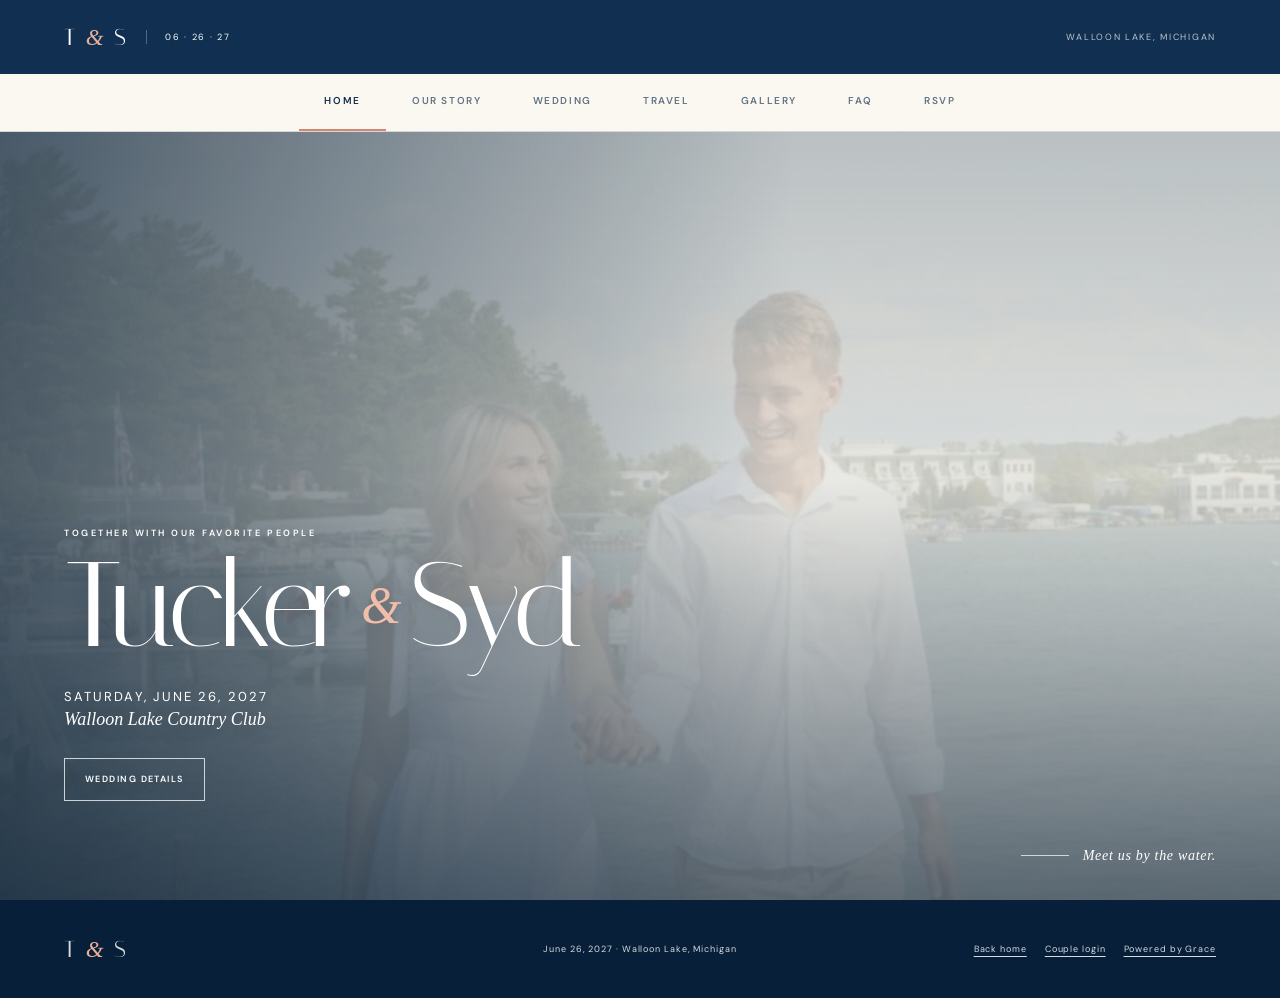
<file: index.html>
<!doctype html>
<html lang="en">
<head>
  <meta charset="utf-8">
  <meta name="viewport" content="width=device-width, initial-scale=1">
  <meta http-equiv="refresh" content="0; url=wedding/">
  <title>Tucker &amp; Syd · June 26, 2027</title>
  <style>
    body{margin:0;min-height:100vh;display:grid;place-items:center;background:#fff8f5;color:#4c3433;font-family:ui-sans-serif,system-ui,sans-serif}
    a{color:#b95e59}
  </style>
</head>
<body><p>Opening <a href="wedding/">Tucker &amp; Syd's wedding website</a>…</p></body>
</html>
</file>
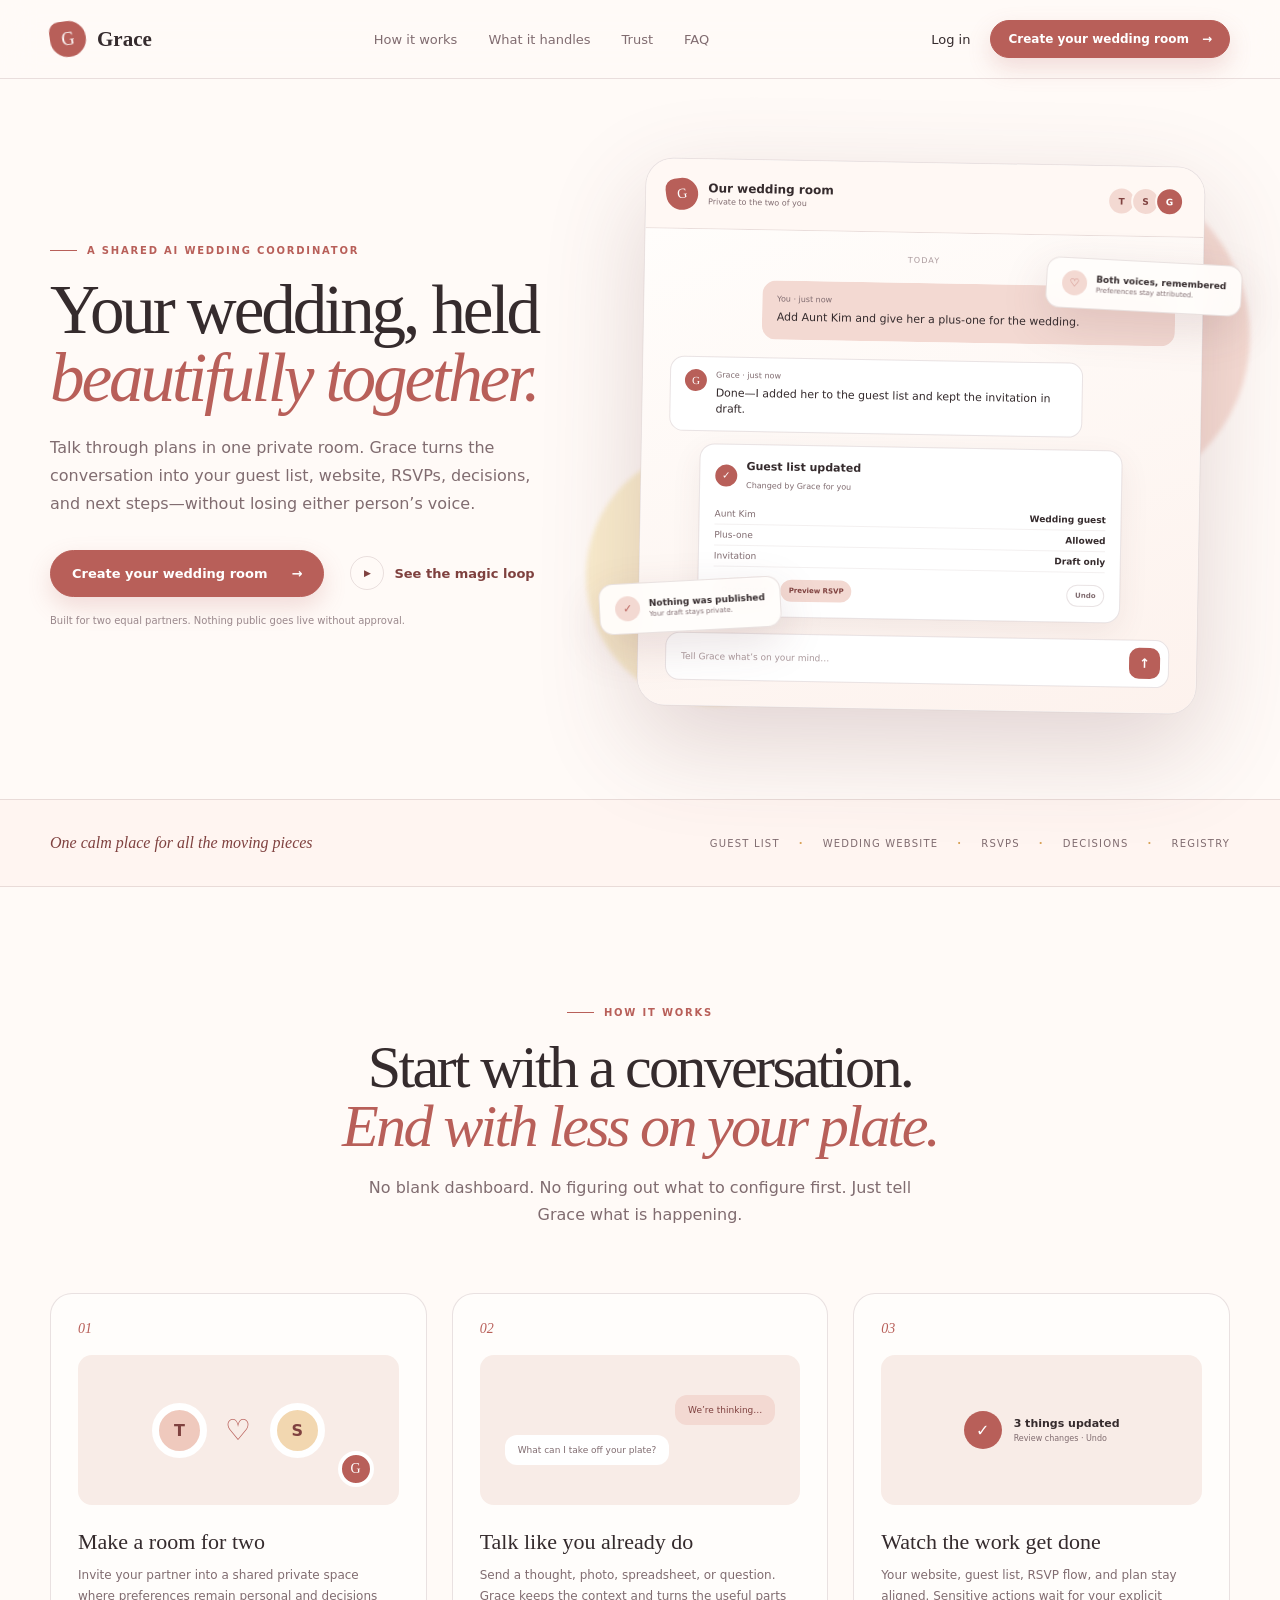
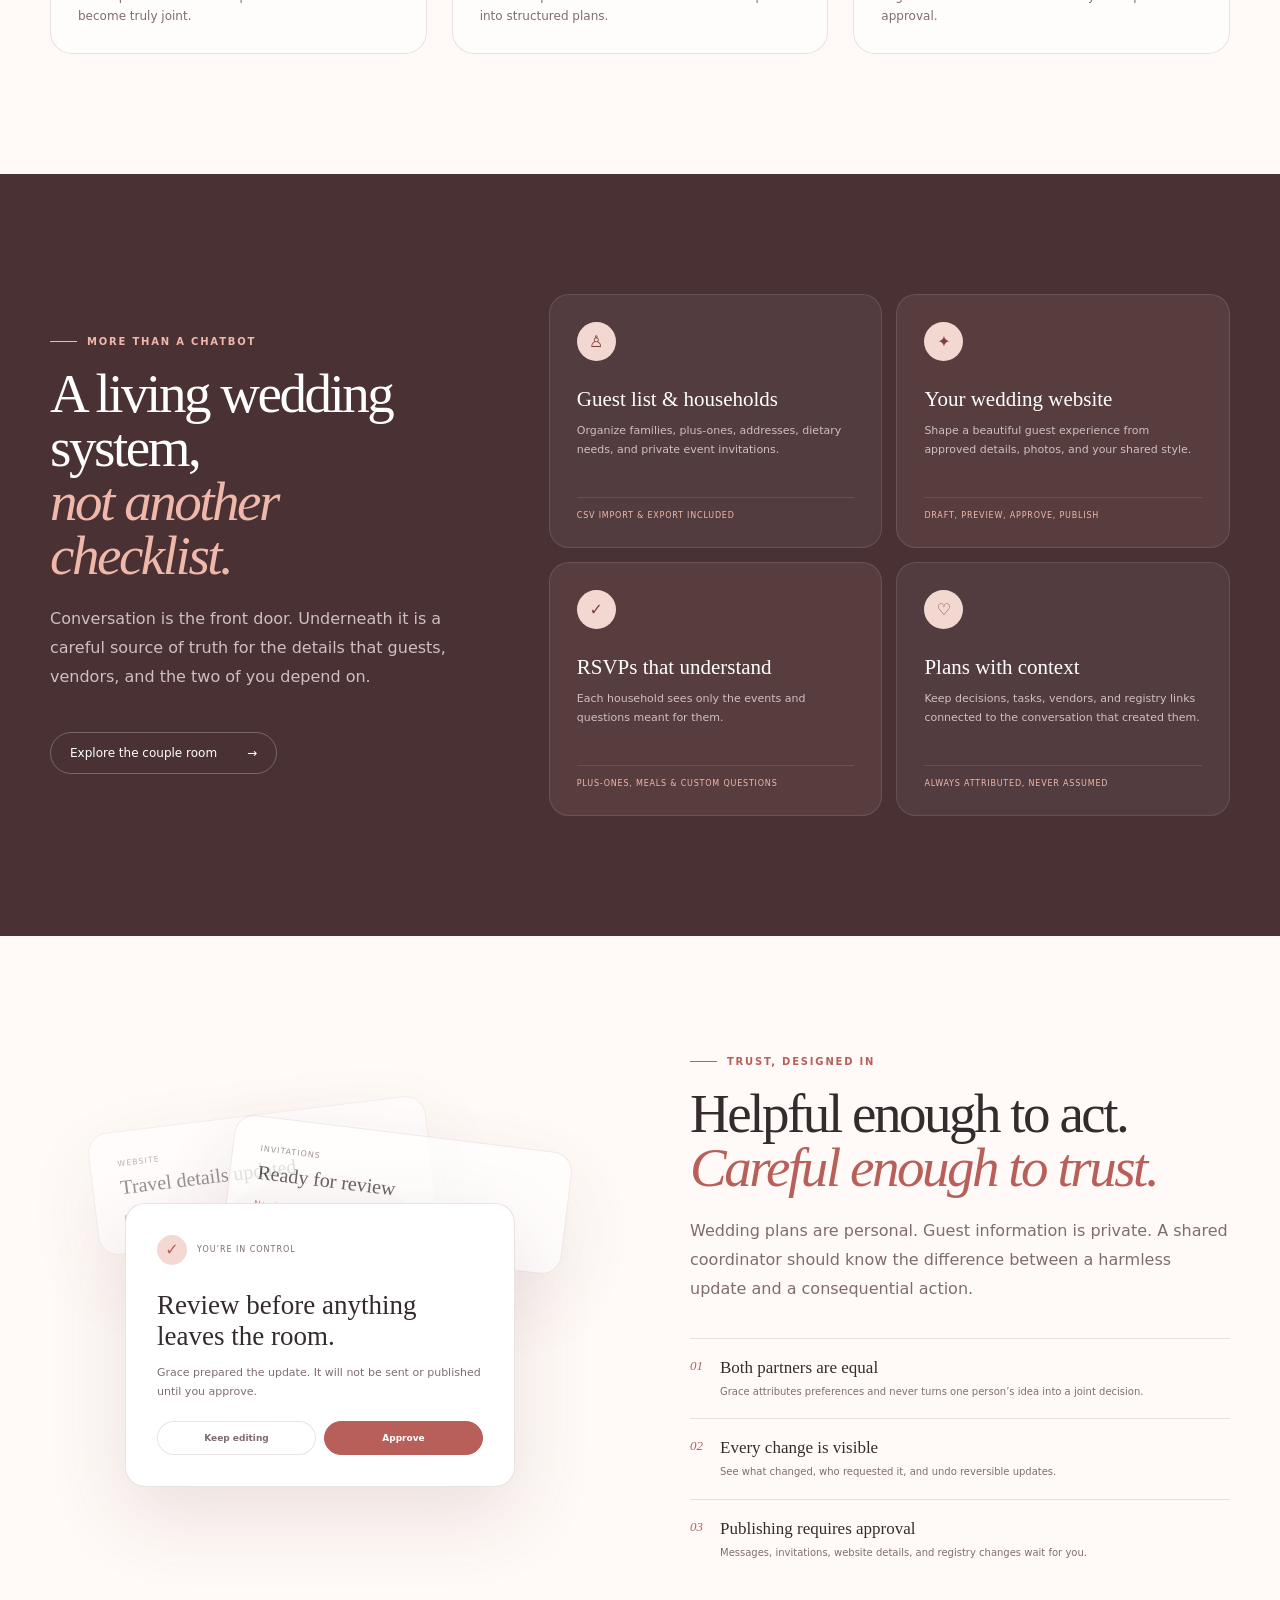
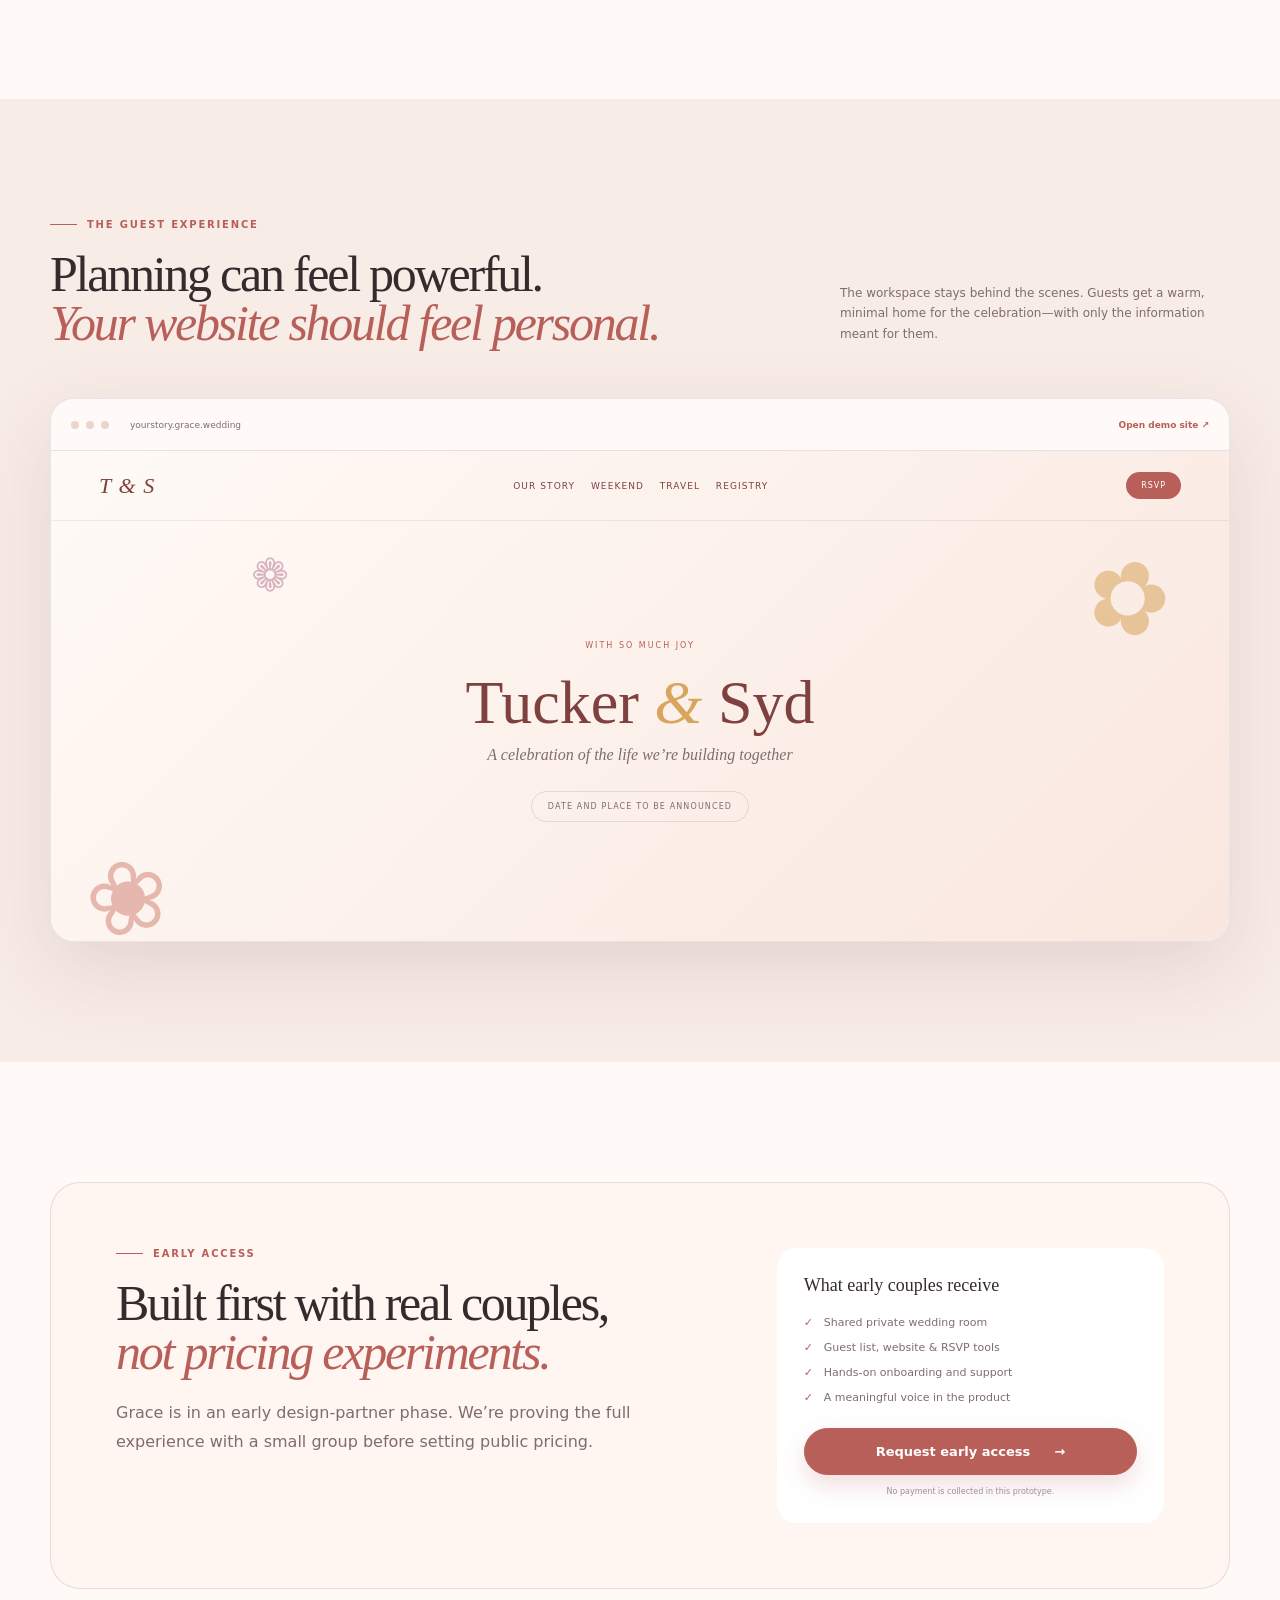
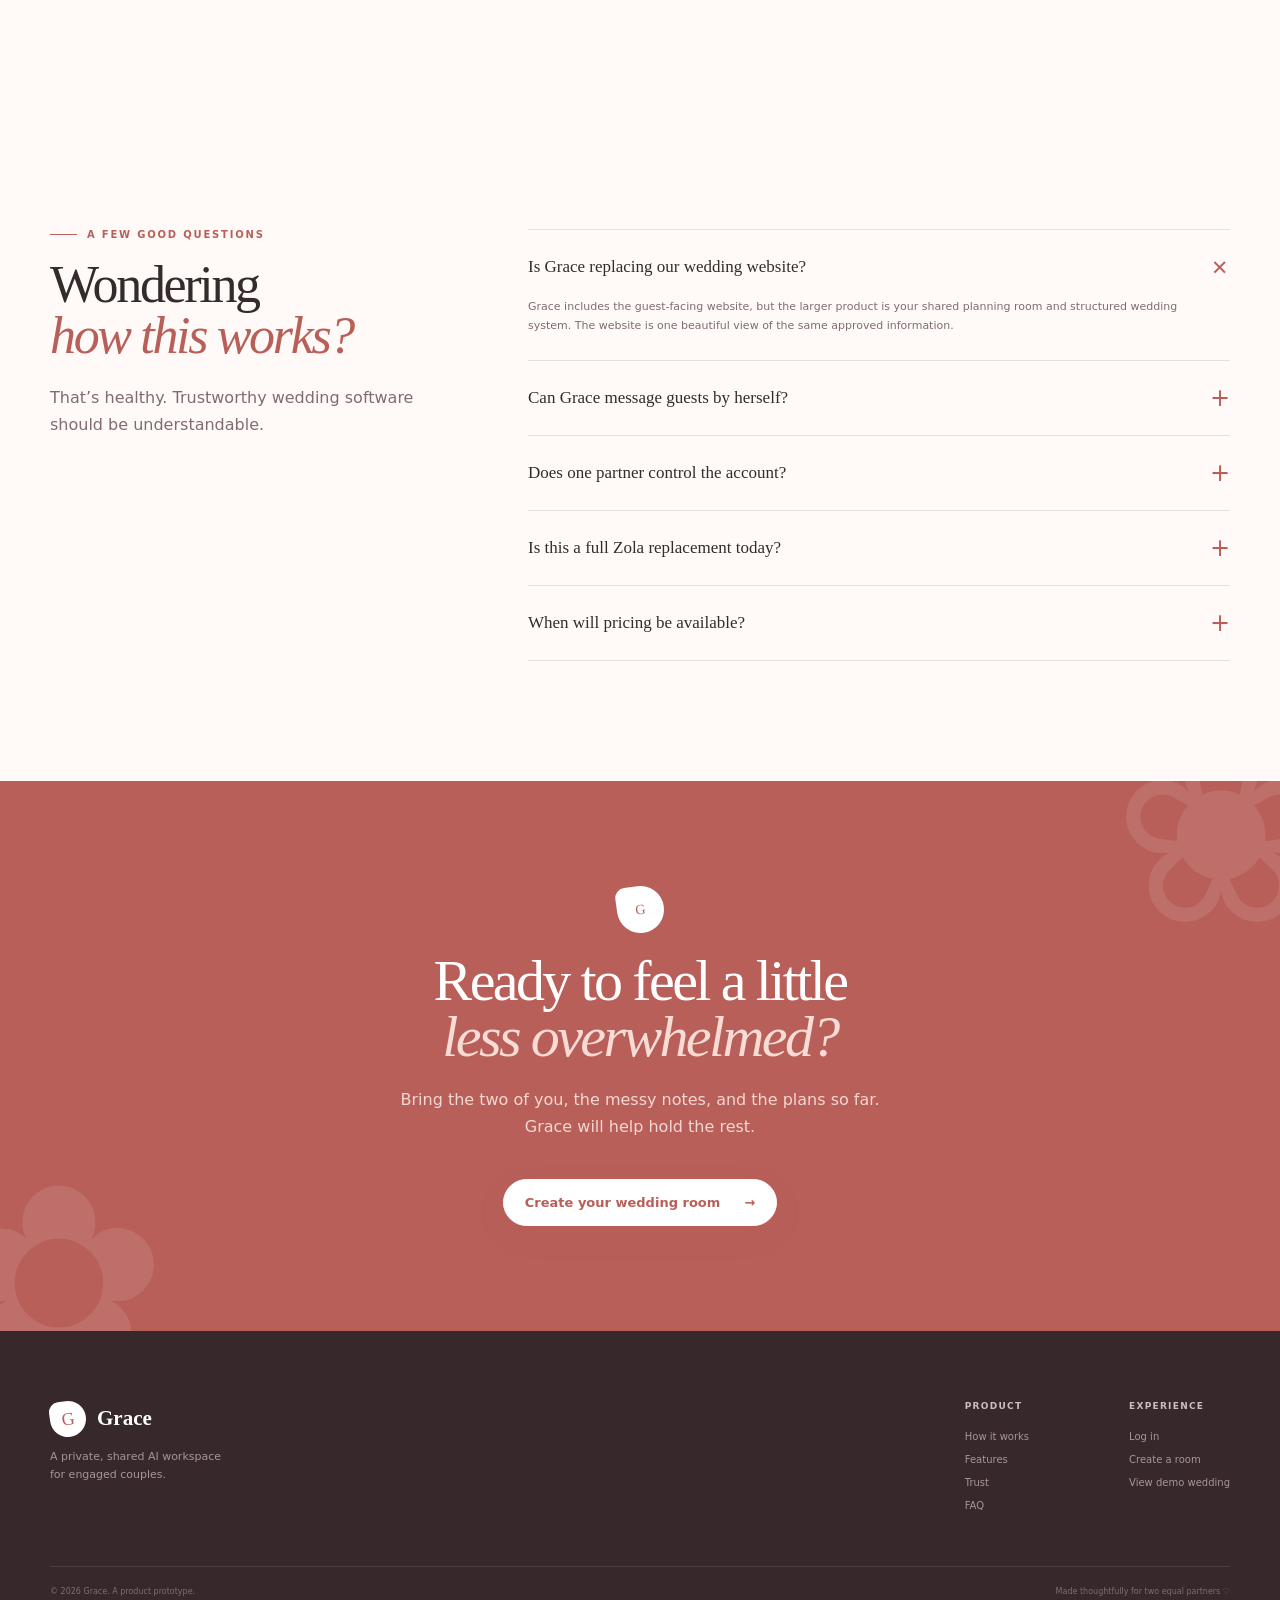
<file: marketing/index.html>
<!doctype html>
<html lang="en">
<head>
  <meta charset="utf-8">
  <meta name="viewport" content="width=device-width, initial-scale=1">
  <meta name="description" content="A private, shared wedding workspace that turns conversation into a living plan.">
  <title>Grace — Your wedding, held beautifully together</title>
  <link rel="stylesheet" href="styles.css">
</head>
<body>
  <header class="nav-wrap">
    <nav class="nav shell" aria-label="Primary navigation">
      <a class="brand" href="#top" aria-label="Grace home"><span class="brand-mark">G</span><span>Grace</span></a>
      <div class="nav-links">
        <a href="#how">How it works</a><a href="#features">What it handles</a><a href="#trust">Trust</a><a href="#faq">FAQ</a>
      </div>
      <div class="nav-actions"><a class="text-link" href="../login/index.html">Log in</a><a class="button button-small" href="../login/index.html">Create your wedding room <span>→</span></a></div>
      <button class="menu-button" type="button" aria-label="Open menu" aria-expanded="false"><span></span><span></span></button>
    </nav>
    <div class="mobile-menu shell" aria-hidden="true"><a href="#how">How it works</a><a href="#features">What it handles</a><a href="#trust">Trust</a><a href="#faq">FAQ</a><a href="../login/index.html">Log in</a></div>
  </header>

  <main id="top">
    <section class="hero shell">
      <div class="hero-copy reveal">
        <div class="eyebrow"><span></span>A shared AI wedding coordinator</div>
        <h1>Your wedding, held<br><em>beautifully together.</em></h1>
        <p class="hero-lede">Talk through plans in one private room. Grace turns the conversation into your guest list, website, RSVPs, decisions, and next steps—without losing either person’s voice.</p>
        <div class="hero-actions"><a class="button" href="../app/index.html">Create your wedding room <span>→</span></a><a class="soft-link" href="#magic"><span class="play">▶</span> See the magic loop</a></div>
        <p class="microcopy">Built for two equal partners. Nothing public goes live without approval.</p>
      </div>

      <div class="hero-demo reveal" id="magic" aria-label="Product conversation demonstration">
        <div class="demo-glow glow-one"></div><div class="demo-glow glow-two"></div>
        <div class="app-window">
          <div class="window-bar"><div class="window-brand"><span class="mini-mark">G</span><div><b>Our wedding room</b><small>Private to the two of you</small></div></div><div class="window-people"><i>T</i><i>S</i><i>G</i></div></div>
          <div class="window-body">
            <div class="chat-label">Today</div>
            <div class="message yours"><small>You · just now</small>Add Aunt Kim and give her a plus-one for the wedding.</div>
            <div class="message grace"><span class="agent-dot">G</span><div><small>Grace · just now</small>Done—I added her to the guest list and kept the invitation in draft.</div></div>
            <div class="change-card">
              <div class="change-title"><span>✓</span><div><b>Guest list updated</b><small>Changed by Grace for you</small></div></div>
              <dl><div><dt>Aunt Kim</dt><dd>Wedding guest</dd></div><div><dt>Plus-one</dt><dd>Allowed</dd></div><div><dt>Invitation</dt><dd>Draft only</dd></div></dl>
              <div class="change-actions"><button type="button">Open guest</button><button type="button">Preview RSVP</button><button type="button" class="undo">Undo</button></div>
            </div>
            <div class="composer"><span>Tell Grace what’s on your mind…</span><b>↑</b></div>
          </div>
        </div>
        <div class="floating-note note-one"><span>✓</span><div><b>Nothing was published</b><small>Your draft stays private.</small></div></div>
        <div class="floating-note note-two"><span>♡</span><div><b>Both voices, remembered</b><small>Preferences stay attributed.</small></div></div>
      </div>
    </section>

    <section class="proof-strip"><div class="shell proof-inner"><p>One calm place for all the moving pieces</p><div><span>Guest list</span><b>·</b><span>Wedding website</span><b>·</b><span>RSVPs</span><b>·</b><span>Decisions</span><b>·</b><span>Registry</span></div></div></section>

    <section class="section shell" id="how">
      <div class="section-heading centered reveal"><div class="eyebrow"><span></span>How it works</div><h2>Start with a conversation.<br><em>End with less on your plate.</em></h2><p>No blank dashboard. No figuring out what to configure first. Just tell Grace what is happening.</p></div>
      <div class="steps">
        <article class="step reveal"><div class="step-number">01</div><div class="step-art room-art"><span class="avatar-ring">T</span><span class="heart-line">♡</span><span class="avatar-ring second">S</span><span class="agent-ring">G</span></div><h3>Make a room for two</h3><p>Invite your partner into a shared private space where preferences remain personal and decisions become truly joint.</p></article>
        <article class="step reveal"><div class="step-number">02</div><div class="step-art chat-art"><span>We’re thinking…</span><span>What can I take off your plate?</span></div><h3>Talk like you already do</h3><p>Send a thought, photo, spreadsheet, or question. Grace keeps the context and turns the useful parts into structured plans.</p></article>
        <article class="step reveal"><div class="step-number">03</div><div class="step-art action-art"><i>✓</i><span><b>3 things updated</b><small>Review changes · Undo</small></span></div><h3>Watch the work get done</h3><p>Your website, guest list, RSVP flow, and plan stay aligned. Sensitive actions wait for your explicit approval.</p></article>
      </div>
    </section>

    <section class="section feature-section" id="features">
      <div class="shell feature-grid">
        <div class="feature-copy reveal"><div class="eyebrow light"><span></span>More than a chatbot</div><h2>A living wedding system,<br><em>not another checklist.</em></h2><p>Conversation is the front door. Underneath it is a careful source of truth for the details that guests, vendors, and the two of you depend on.</p><a class="outline-light" href="../app/index.html">Explore the couple room <span>→</span></a></div>
        <div class="feature-cards">
          <article class="feature-card reveal"><span class="icon">♙</span><h3>Guest list & households</h3><p>Organize families, plus-ones, addresses, dietary needs, and private event invitations.</p><small>CSV import & export included</small></article>
          <article class="feature-card reveal"><span class="icon">✦</span><h3>Your wedding website</h3><p>Shape a beautiful guest experience from approved details, photos, and your shared style.</p><small>Draft, preview, approve, publish</small></article>
          <article class="feature-card reveal"><span class="icon">✓</span><h3>RSVPs that understand</h3><p>Each household sees only the events and questions meant for them.</p><small>Plus-ones, meals & custom questions</small></article>
          <article class="feature-card reveal"><span class="icon">♡</span><h3>Plans with context</h3><p>Keep decisions, tasks, vendors, and registry links connected to the conversation that created them.</p><small>Always attributed, never assumed</small></article>
        </div>
      </div>
    </section>

    <section class="section shell trust-section" id="trust">
      <div class="trust-visual reveal">
        <div class="approval-card back"><small>WEBSITE</small><b>Travel details updated</b><span>Draft only</span></div>
        <div class="approval-card middle"><small>INVITATIONS</small><b>Ready for review</b><span>Needs both approvals</span></div>
        <div class="approval-card front"><div class="approval-top"><span class="seal">✓</span><small>YOU’RE IN CONTROL</small></div><h3>Review before anything leaves the room.</h3><p>Grace prepared the update. It will not be sent or published until you approve.</p><div class="approval-buttons"><button type="button">Keep editing</button><button type="button">Approve</button></div></div>
      </div>
      <div class="trust-copy reveal"><div class="eyebrow"><span></span>Trust, designed in</div><h2>Helpful enough to act.<br><em>Careful enough to trust.</em></h2><p>Wedding plans are personal. Guest information is private. A shared coordinator should know the difference between a harmless update and a consequential action.</p><ul><li><span>01</span><div><b>Both partners are equal</b><small>Grace attributes preferences and never turns one person’s idea into a joint decision.</small></div></li><li><span>02</span><div><b>Every change is visible</b><small>See what changed, who requested it, and undo reversible updates.</small></div></li><li><span>03</span><div><b>Publishing requires approval</b><small>Messages, invitations, website details, and registry changes wait for you.</small></div></li></ul></div>
    </section>

    <section class="section site-preview-section">
      <div class="shell preview-heading reveal"><div><div class="eyebrow"><span></span>The guest experience</div><h2>Planning can feel powerful.<br><em>Your website should feel personal.</em></h2></div><p>The workspace stays behind the scenes. Guests get a warm, minimal home for the celebration—with only the information meant for them.</p></div>
      <div class="site-preview shell reveal">
        <div class="browser-top"><i></i><i></i><i></i><span>yourstory.grace.wedding</span><a href="../wedding/index.html">Open demo site ↗</a></div>
        <div class="wedding-page"><nav><span>T &amp; S</span><div>Our story&nbsp;&nbsp;&nbsp; Weekend&nbsp;&nbsp;&nbsp; Travel&nbsp;&nbsp;&nbsp; Registry</div><button>RSVP</button></nav><div class="wedding-hero"><div class="botanical b1">❀</div><div class="botanical b2">✿</div><div class="botanical b3">❁</div><small>WITH SO MUCH JOY</small><h3>Tucker <em>&amp;</em> Syd</h3><p>A celebration of the life we’re building together</p><span>Date and place to be announced</span></div></div>
      </div>
    </section>

    <section class="section pricing shell">
      <div class="pricing-card reveal"><div class="pricing-copy"><div class="eyebrow"><span></span>Early access</div><h2>Built first with real couples,<br><em>not pricing experiments.</em></h2><p>Grace is in an early design-partner phase. We’re proving the full experience with a small group before setting public pricing.</p></div><div class="pricing-action"><span>What early couples receive</span><ul><li>Shared private wedding room</li><li>Guest list, website & RSVP tools</li><li>Hands-on onboarding and support</li><li>A meaningful voice in the product</li></ul><a class="button" href="../app/index.html">Request early access <span>→</span></a><small>No payment is collected in this prototype.</small></div></div>
    </section>

    <section class="section faq shell" id="faq">
      <div class="faq-heading reveal"><div class="eyebrow"><span></span>A few good questions</div><h2>Wondering<br><em>how this works?</em></h2><p>That’s healthy. Trustworthy wedding software should be understandable.</p></div>
      <div class="accordion">
        <details class="reveal" open><summary>Is Grace replacing our wedding website?<span>+</span></summary><p>Grace includes the guest-facing website, but the larger product is your shared planning room and structured wedding system. The website is one beautiful view of the same approved information.</p></details>
        <details class="reveal"><summary>Can Grace message guests by herself?<span>+</span></summary><p>No. Sending invitations or updates is a consequential action and requires explicit approval immediately before anything is sent.</p></details>
        <details class="reveal"><summary>Does one partner control the account?<span>+</span></summary><p>No. Both partners are equal members by default. Individual preferences stay attributed and a joint decision requires genuine agreement unless you deliberately assign a decision owner.</p></details>
        <details class="reveal"><summary>Is this a full Zola replacement today?<span>+</span></summary><p>Not yet. The prototype is focused on the magical core: a shared room, guest and event data, a live website, RSVPs, confirmations, and registry links. Commerce and fulfillment are intentionally outside the first version.</p></details>
        <details class="reveal"><summary>When will pricing be available?<span>+</span></summary><p>After the early design-partner phase. We will publish clear pricing only once the product scope and support model have been validated with real couples.</p></details>
      </div>
    </section>

    <section class="final-cta"><div class="final-flower f1">✿</div><div class="final-flower f2">❀</div><div class="shell reveal"><span class="mini-mark large">G</span><h2>Ready to feel a little<br><em>less overwhelmed?</em></h2><p>Bring the two of you, the messy notes, and the plans so far.<br>Grace will help hold the rest.</p><a class="button light-button" href="../app/index.html">Create your wedding room <span>→</span></a></div></section>
  </main>

  <footer><div class="shell footer-main"><div><a class="brand footer-brand" href="#top"><span class="brand-mark">G</span><span>Grace</span></a><p>A private, shared AI workspace<br>for engaged couples.</p></div><div class="footer-links"><div><b>Product</b><a href="#how">How it works</a><a href="#features">Features</a><a href="#trust">Trust</a><a href="#faq">FAQ</a></div><div><b>Experience</b><a href="../login/index.html">Log in</a><a href="../login/index.html">Create a room</a><a href="../wedding/index.html">View demo wedding</a></div></div></div><div class="shell footer-bottom"><span>© <span id="year"></span> Grace. A product prototype.</span><span>Made thoughtfully for two equal partners ♡</span></div></footer>
  <script src="script.js"></script>
</body>
</html>
</file>
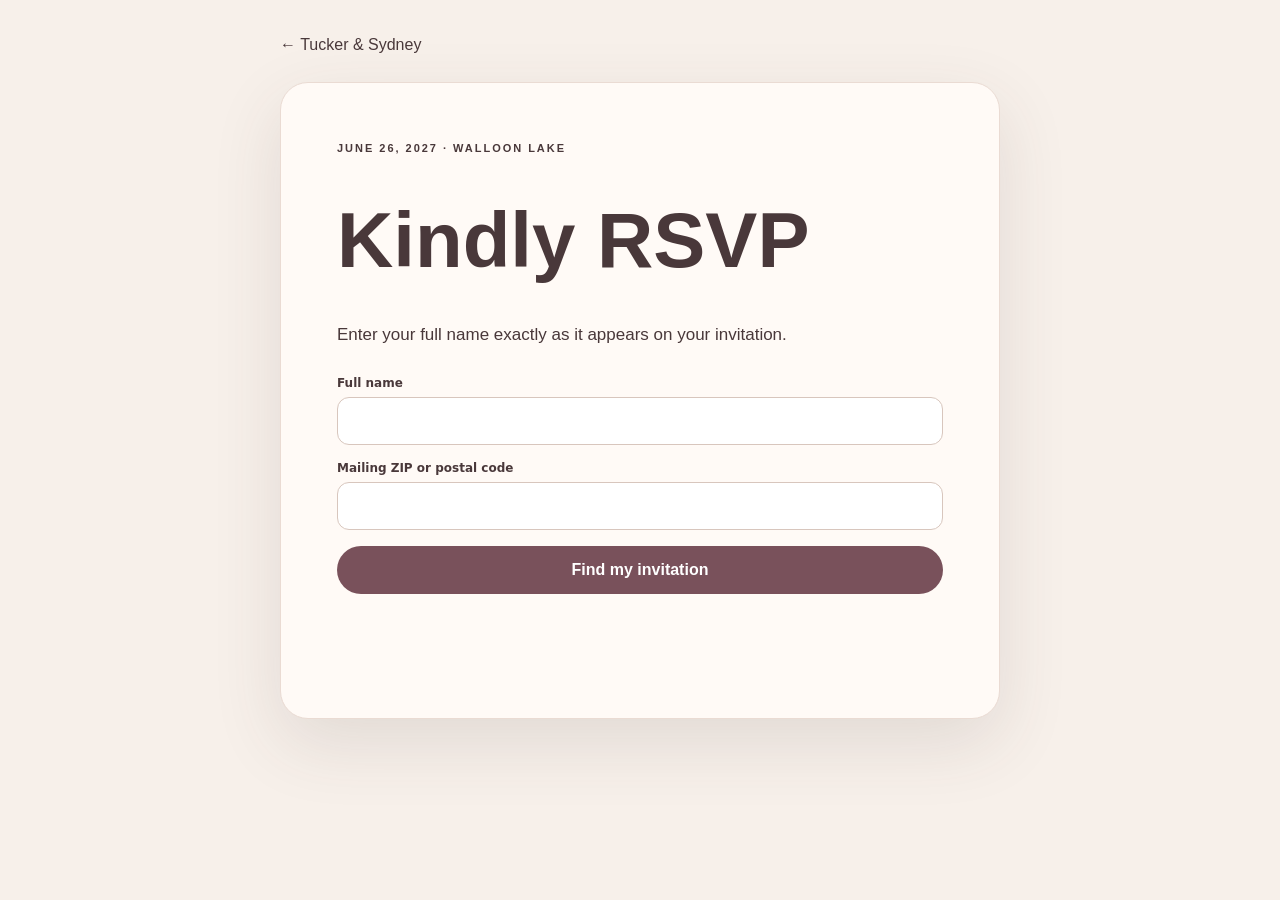
<file: rsvp/index.html>
<!doctype html><html lang="en"><head><meta charset="utf-8"><meta name="viewport" content="width=device-width,initial-scale=1"><title>RSVP · Tucker & Sydney</title><link rel="stylesheet" href="../wedding/styles.css"><link rel="stylesheet" href="./styles.css"></head><body><main class="rsvp-shell"><a class="back" href="../">← Tucker & Sydney</a><section class="rsvp-card"><p class="eyebrow">June 26, 2027 · Walloon Lake</p><h1>Kindly RSVP</h1><p class="intro" id="intro">Enter your full name exactly as it appears on your invitation.</p><form id="lookupForm"><label>Full name<input id="guestName" autocomplete="name" required></label><label id="postalLabel" hidden>Mailing ZIP or postal code<input id="postalCode" autocomplete="postal-code"></label><button type="submit">Find my invitation</button><p id="notice" role="status"></p></form><section id="invitation" hidden></section><section id="help" hidden><h2>Need a hand?</h2><p>Send a private lookup request to Tucker and Sydney's dashboard.</p><form id="helpForm"><label>Your name<input id="helpName" required></label><label>Email or phone (optional)<input id="helpContact"></label><button type="submit">Request help</button></form></section></section></main><script type="module" src="./app.js"></script></body></html>
</file>
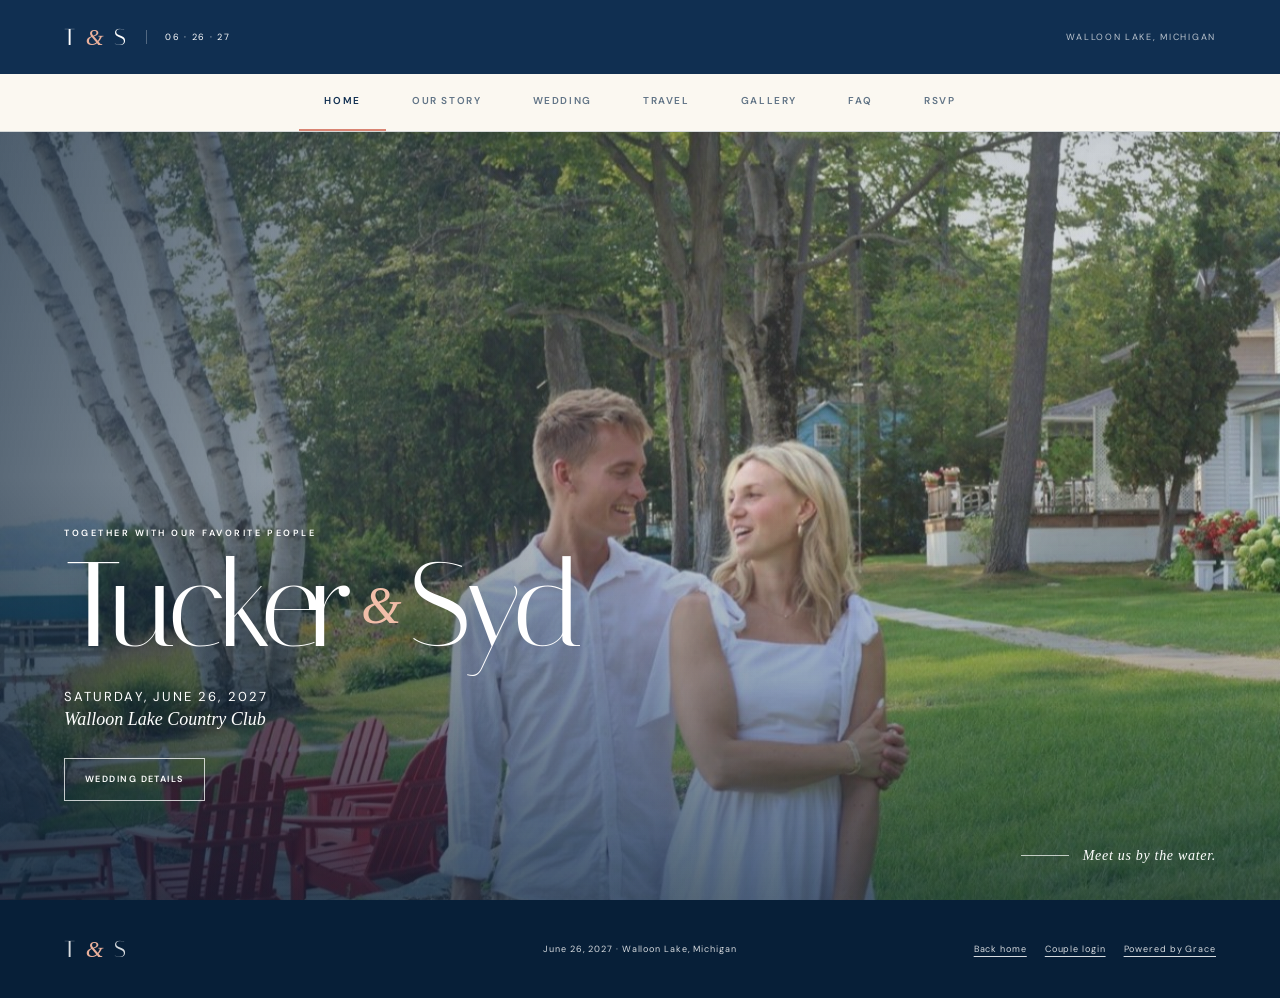
<file: wedding/index.html>
<!doctype html>
<html lang="en">
<head>
  <meta charset="utf-8">
  <meta name="viewport" content="width=device-width, initial-scale=1">
  <meta name="description" content="Tucker and Syd are getting married at Walloon Lake Country Club on June 26, 2027.">
  <meta name="theme-color" content="#102f51">
  <title>Tucker &amp; Syd · June 26, 2027</title>
  <script>document.documentElement.classList.add('js')</script>
  <link rel="icon" href="data:image/svg+xml,%3Csvg xmlns='http://www.w3.org/2000/svg' viewBox='0 0 64 64'%3E%3Crect width='64' height='64' rx='32' fill='%23102f51'/%3E%3Ctext x='32' y='41' text-anchor='middle' font-family='Georgia' font-size='25' fill='%23f8f3e9'%3ET%26S%3C/text%3E%3C/svg%3E">
  <link rel="preconnect" href="https://fonts.googleapis.com">
  <link rel="preconnect" href="https://fonts.gstatic.com" crossorigin>
  <link href="https://fonts.googleapis.com/css2?family=DM+Sans:wght@300;400;500;600&amp;family=Italiana&amp;display=swap" rel="stylesheet">
  <link rel="preload" href="../assets/walloon-gallery/21-wide-lawn.jpg" as="image" media="(min-width: 761px)">
  <link rel="preload" href="../assets/walloon-gallery/04-dock-walk.jpg" as="image" media="(max-width: 760px)">
  <link rel="stylesheet" href="styles.css">
</head>
<body>
  <a class="skip-link" href="#main">Skip to content</a>

  <header class="site-header">
    <a class="brand" href="#home" data-tab-target="home" aria-label="Tucker and Syd, home">
      <span class="monogram">T <i>&amp;</i> S</span>
      <span class="brand-date">06 · 26 · 27</span>
    </a>
    <p class="place">Walloon Lake, Michigan</p>
  </header>

  <nav class="tab-bar" aria-label="Wedding website sections">
    <div class="tabs" role="tablist" aria-label="Wedding website">
      <a id="tab-home" class="tab is-active" role="tab" aria-selected="true" aria-controls="home" tabindex="0" href="#home">Home</a>
      <a id="tab-story" class="tab" role="tab" aria-selected="false" aria-controls="story" tabindex="-1" href="#story">Our Story</a>
      <a id="tab-wedding" class="tab" role="tab" aria-selected="false" aria-controls="wedding" tabindex="-1" href="#wedding">Wedding</a>
      <a id="tab-travel" class="tab" role="tab" aria-selected="false" aria-controls="travel" tabindex="-1" href="#travel">Travel</a>
      <a id="tab-gallery" class="tab" role="tab" aria-selected="false" aria-controls="gallery" tabindex="-1" href="#gallery">Gallery</a>
      <a id="tab-faq" class="tab" role="tab" aria-selected="false" aria-controls="faq" tabindex="-1" href="#faq">FAQ</a>
      <a class="tab" href="../rsvp/">RSVP</a>
    </div>
  </nav>

  <main id="main">
    <section id="home" class="tab-panel home-panel is-active" role="tabpanel" aria-labelledby="tab-home" tabindex="0">
      <picture class="home-photo">
        <source media="(max-width: 760px)" srcset="../assets/walloon-gallery/04-dock-walk.jpg">
        <img src="../assets/walloon-gallery/21-wide-lawn.jpg" alt="Tucker and Syd walking together across the lawn beside Walloon Lake" fetchpriority="high">
      </picture>
      <div class="home-wash"></div>
      <div class="home-copy">
        <p class="eyebrow">Together with our favorite people</p>
        <h1><span>Tucker</span><i>&amp;</i><span>Syd</span></h1>
        <p class="home-date">Saturday, June 26, 2027</p>
        <p class="home-venue">Walloon Lake Country Club</p>
        <a class="soft-button" href="#wedding" data-tab-target="wedding">Wedding details</a>
      </div>
      <p class="home-note">Meet us by the water.</p>
    </section>

    <section id="story" class="tab-panel story-panel" role="tabpanel" aria-labelledby="tab-story" tabindex="0">
      <div class="panel-heading">
        <p class="eyebrow blue">Our story</p>
        <h2>The easiest<br>kind of love.</h2>
        <p>The best parts of our life together are the simple ones: laughing until we can’t finish the sentence, choosing the next adventure, and finding a little more joy in ordinary days because we’re sharing them.</p>
        <p>Now we get to begin our next chapter surrounded by everyone who helped bring us here.</p>
        <span class="signature">Tucker &amp; Syd</span>
      </div>
      <div class="story-images">
        <figure class="story-main">
          <img src="../assets/walloon-gallery/19-warm-steps-candid.jpg" alt="Tucker and Syd sharing a warm look while seated on garden steps" loading="lazy" decoding="async">
          <figcaption>Right where we belong.</figcaption>
        </figure>
        <figure class="story-detail">
          <img src="../assets/walloon-gallery/20-ring-detail.jpg" alt="Syd’s engagement ring as she holds Tucker’s arm" loading="lazy" decoding="async">
        </figure>
      </div>
    </section>

    <section id="wedding" class="tab-panel wedding-panel" role="tabpanel" aria-labelledby="tab-wedding" tabindex="0">
      <div class="wedding-photo">
        <img src="../assets/walloon-gallery/08-clubhouse-hydrangeas.jpg" alt="Tucker and Syd beside white hydrangeas at Walloon Lake Country Club" loading="lazy" decoding="async">
      </div>
      <div class="wedding-copy">
        <p class="eyebrow gold">The wedding</p>
        <h2>Saturday<br>at Walloon.</h2>
        <div class="fact-list">
          <article><span>When</span><h3>June 26, 2027</h3><p>Saturday · Ceremony time to come</p></article>
          <article><span>Where</span><h3>Walloon Lake Country Club</h3><p>Walloon Lake, Michigan</p></article>
          <article><span>The celebration</span><h3>Details to come</h3><p>We’ll share the full schedule as plans are confirmed.</p></article>
        </div>
        <a class="soft-button" href="../rsvp/">RSVP here</a>
      </div>
    </section>

    <section id="travel" class="tab-panel travel-panel" role="tabpanel" aria-labelledby="tab-travel" tabindex="0">
      <div class="travel-copy">
        <p class="eyebrow blue">Northern Michigan</p>
        <h2>A weekend<br>by the lake.</h2>
        <p>We’re excited to welcome you to Walloon Lake. Lodging, transportation, and weekend guidance will be added here once every detail is confirmed.</p>
        <dl>
          <div><dt>Travel</dt><dd>Details to come</dd></div>
          <div><dt>Lodging</dt><dd>Details to come</dd></div>
          <div><dt>Transportation</dt><dd>Details to come</dd></div>
        </dl>
        <p class="invitation-note">Invitations are planned for early February 2027. RSVPs will be due April 30, 2027.</p>
      </div>
      <figure class="travel-photo">
        <img src="../assets/walloon-gallery/13-dock-black-and-white.jpg" alt="Tucker and Syd walking hand in hand along a dock at Walloon Lake" loading="lazy" decoding="async">
        <figcaption>Up north, together.</figcaption>
      </figure>
    </section>

    <section id="gallery" class="tab-panel gallery-panel" role="tabpanel" aria-labelledby="tab-gallery" tabindex="0">
      <div class="gallery-heading">
        <div><p class="eyebrow coral">Our favorite frames</p><h2>A little Walloon magic.</h2></div>
        <p>Sunshine, bare feet, and one very happy afternoon by the lake.</p>
      </div>
      <div class="gallery-grid">
        <button class="gallery-item landscape" data-full="../assets/walloon-gallery/01-lawn-spin.jpg" data-caption="A spin on the lawn" aria-label="Open photo 1 of 21: Tucker and Syd spinning on the lawn"><img src="../assets/walloon-gallery/01-lawn-spin.jpg" alt="Tucker and Syd holding hands and spinning on the lawn" loading="lazy" decoding="async"></button>
        <button class="gallery-item portrait" data-full="../assets/walloon-gallery/02-beach-walk.jpg" data-caption="Barefoot by the lake" aria-label="Open photo 2 of 21: Tucker and Syd walking by the lake"><img src="../assets/walloon-gallery/02-beach-walk.jpg" alt="Tucker and Syd walking barefoot along the Walloon Lake shoreline" loading="lazy" decoding="async"></button>
        <button class="gallery-item landscape" data-full="../assets/walloon-gallery/03-lakeside-run.jpg" data-caption="Off we go" aria-label="Open photo 3 of 21: Tucker and Syd running by the lake"><img src="../assets/walloon-gallery/03-lakeside-run.jpg" alt="Tucker and Syd running hand in hand across a lakeside lawn" loading="lazy" decoding="async"></button>
        <button class="gallery-item portrait" data-full="../assets/walloon-gallery/04-dock-walk.jpg" data-caption="A walk down the dock" aria-label="Open photo 4 of 21: Tucker and Syd on the dock"><img src="../assets/walloon-gallery/04-dock-walk.jpg" alt="Tucker and Syd walking barefoot on a dock at Walloon Lake" loading="lazy" decoding="async"></button>
        <button class="gallery-item portrait" data-full="../assets/walloon-gallery/05-lakeside-carry.jpg" data-caption="All smiles" aria-label="Open photo 5 of 21: Tucker carrying Syd"><img src="../assets/walloon-gallery/05-lakeside-carry.jpg" alt="Tucker carrying Syd while both laugh beside the lake" loading="lazy" decoding="async"></button>
        <button class="gallery-item portrait" data-full="../assets/walloon-gallery/06-lake-hug.jpg" data-caption="Pure joy" aria-label="Open photo 6 of 21: Tucker and Syd hugging in the lake"><img src="../assets/walloon-gallery/06-lake-hug.jpg" alt="Tucker lifting Syd as they laugh together in Walloon Lake" loading="lazy" decoding="async"></button>
        <button class="gallery-item portrait" data-full="../assets/walloon-gallery/07-dock-kiss.jpg" data-caption="A kiss on the dock" aria-label="Open photo 7 of 21: Tucker kissing Syd"><img src="../assets/walloon-gallery/07-dock-kiss.jpg" alt="Tucker kissing Syd on the cheek as they sit on a dock" loading="lazy" decoding="async"></button>
        <button class="gallery-item landscape" data-full="../assets/walloon-gallery/08-clubhouse-hydrangeas.jpg" data-caption="At the clubhouse" aria-label="Open photo 8 of 21: Tucker and Syd at the clubhouse"><img src="../assets/walloon-gallery/08-clubhouse-hydrangeas.jpg" alt="Tucker and Syd standing by hydrangeas at the clubhouse" loading="lazy" decoding="async"></button>
        <button class="gallery-item portrait" data-full="../assets/walloon-gallery/09-lake-gaze.jpg" data-caption="Just us" aria-label="Open photo 9 of 21: Tucker and Syd by the lake"><img src="../assets/walloon-gallery/09-lake-gaze.jpg" alt="Tucker and Syd smiling at each other beside green lake water" loading="lazy" decoding="async"></button>
        <button class="gallery-item portrait" data-full="../assets/walloon-gallery/10-dock-twirl.jpg" data-caption="A dockside twirl" aria-label="Open photo 10 of 21: Tucker twirling Syd"><img src="../assets/walloon-gallery/10-dock-twirl.jpg" alt="Tucker twirling Syd on a dock at Walloon Lake" loading="lazy" decoding="async"></button>
        <button class="gallery-item portrait" data-full="../assets/walloon-gallery/11-hands-by-lake.jpg" data-caption="Hand in hand" aria-label="Open photo 11 of 21: Tucker and Syd holding hands"><img src="../assets/walloon-gallery/11-hands-by-lake.jpg" alt="Close-up of Tucker and Syd linking hands with the lake behind them" loading="lazy" decoding="async"></button>
        <button class="gallery-item portrait" data-full="../assets/walloon-gallery/12-beach-portrait.jpg" data-caption="At the water’s edge" aria-label="Open photo 12 of 21: Tucker and Syd at the shoreline"><img src="../assets/walloon-gallery/12-beach-portrait.jpg" alt="Tucker and Syd standing hand in hand at the water’s edge" loading="lazy" decoding="async"></button>
        <button class="gallery-item portrait" data-full="../assets/walloon-gallery/13-dock-black-and-white.jpg" data-caption="A timeless walk" aria-label="Open photo 13 of 21: Tucker and Syd on a dock"><img src="../assets/walloon-gallery/13-dock-black-and-white.jpg" alt="Black-and-white portrait of Tucker and Syd walking on a dock" loading="lazy" decoding="async"></button>
        <button class="gallery-item portrait" data-full="../assets/walloon-gallery/14-garden-steps-portrait.jpg" data-caption="Together on the steps" aria-label="Open photo 14 of 21: Tucker and Syd on garden steps"><img src="../assets/walloon-gallery/14-garden-steps-portrait.jpg" alt="Tucker and Syd smiling together on garden steps" loading="lazy" decoding="async"></button>
        <button class="gallery-item portrait" data-full="../assets/walloon-gallery/15-steps-laughing.jpg" data-caption="That laugh" aria-label="Open photo 15 of 21: Tucker and Syd laughing"><img src="../assets/walloon-gallery/15-steps-laughing.jpg" alt="Tucker laughing as Syd sits beside him on the steps" loading="lazy" decoding="async"></button>
        <button class="gallery-item landscape" data-full="../assets/walloon-gallery/16-steps-candid-wide.jpg" data-caption="A quiet look" aria-label="Open photo 16 of 21: Tucker and Syd sharing a look"><img src="../assets/walloon-gallery/16-steps-candid-wide.jpg" alt="Tucker and Syd sharing a warm look while seated together" loading="lazy" decoding="async"></button>
        <button class="gallery-item portrait" data-full="../assets/walloon-gallery/17-clubhouse-steps.jpg" data-caption="Clubhouse steps" aria-label="Open photo 17 of 21: Tucker and Syd at the clubhouse"><img src="../assets/walloon-gallery/17-clubhouse-steps.jpg" alt="Tucker and Syd seated on the clubhouse steps" loading="lazy" decoding="async"></button>
        <button class="gallery-item portrait" data-full="../assets/walloon-gallery/18-lawn-portrait.jpg" data-caption="Lakeside lawn" aria-label="Open photo 18 of 21: Tucker and Syd on the lawn"><img src="../assets/walloon-gallery/18-lawn-portrait.jpg" alt="Tucker and Syd standing together on a green lakeside lawn" loading="lazy" decoding="async"></button>
        <button class="gallery-item portrait" data-full="../assets/walloon-gallery/19-warm-steps-candid.jpg" data-caption="Right where we belong" aria-label="Open photo 19 of 21: Tucker and Syd seated together"><img src="../assets/walloon-gallery/19-warm-steps-candid.jpg" alt="Tucker and Syd seated close together and smiling" loading="lazy" decoding="async"></button>
        <button class="gallery-item portrait" data-full="../assets/walloon-gallery/20-ring-detail.jpg" data-caption="The details" aria-label="Open photo 20 of 21: Syd’s ring"><img src="../assets/walloon-gallery/20-ring-detail.jpg" alt="Close-up of Syd’s engagement ring as she holds Tucker’s arm" loading="lazy" decoding="async"></button>
        <button class="gallery-item landscape" data-full="../assets/walloon-gallery/21-wide-lawn.jpg" data-caption="Walloon in summer" aria-label="Open photo 21 of 21: Tucker and Syd walking on the lawn"><img src="../assets/walloon-gallery/21-wide-lawn.jpg" alt="Tucker and Syd walking together across the lawn by Walloon Lake" loading="lazy" decoding="async"></button>
      </div>
    </section>

    <section id="faq" class="tab-panel faq-panel" role="tabpanel" aria-labelledby="tab-faq" tabindex="0">
      <div class="faq-heading">
        <p class="eyebrow coral">Good to know</p>
        <h2>Questions,<br>answered.</h2>
        <p>We’ll keep this page current as the weekend comes together.</p>
      </div>
      <div class="accordion">
        <details open><summary>When and where is the wedding?<span aria-hidden="true">+</span></summary><p>Saturday, June 26, 2027 at Walloon Lake Country Club in Walloon Lake, Michigan.</p></details>
        <details><summary>What time is the ceremony?<span aria-hidden="true">+</span></summary><p>Ceremony-time details to come.</p></details>
        <details><summary>What should I wear?<span aria-hidden="true">+</span></summary><p>Dress-code details to come.</p></details>
        <details><summary>Where should I stay?<span aria-hidden="true">+</span></summary><p>Travel and lodging details to come.</p></details>
        <details><summary>When are invitations and RSVPs?<span aria-hidden="true">+</span></summary><p>Invitations are planned for early February 2027. RSVPs will be due April 30, 2027. RSVP-method details will come with the invitation.</p></details>
        <details><summary>Will children or plus-ones be invited?<span aria-hidden="true">+</span></summary><p>Household and plus-one details will come with the invitations.</p></details>
        <details><summary>Is there a registry?<span aria-hidden="true">+</span></summary><p>Registry details to come.</p></details>
      </div>
    </section>
  </main>

  <footer>
    <span class="monogram">T <i>&amp;</i> S</span>
    <p>June 26, 2027 · Walloon Lake, Michigan</p>
    <nav class="footer-links" aria-label="Wedding site links">
      <a href="#home" data-tab-target="home">Back home</a>
      <a href="../login/" aria-label="Open the private couple login">Couple login</a>
      <a href="../marketing/">Powered by Grace</a>
    </nav>
  </footer>

  <dialog id="lightbox" class="lightbox" aria-label="Photo viewer">
    <button class="lightbox-close" type="button" aria-label="Close photo viewer">×</button>
    <button class="lightbox-arrow previous" type="button" aria-label="Previous photo">‹</button>
    <figure><img alt=""><figcaption aria-live="polite"></figcaption></figure>
    <button class="lightbox-arrow next" type="button" aria-label="Next photo">›</button>
  </dialog>

  <script src="app.js"></script>
</body>
</html>
</file>
<file: marketing/styles.css>
:root{--paper:#fffaf7;--blush:#f8ece7;--petal:#f3d9d2;--rose:#b85f59;--rose-dark:#7f413f;--wine:#493134;--ink:#352b2d;--muted:#806c70;--line:rgba(101,62,68,.14);--gold:#d9a45b;--shadow:0 28px 80px rgba(113,67,73,.14);--serif:Georgia,"Times New Roman",serif;--sans:Inter,ui-sans-serif,system-ui,-apple-system,BlinkMacSystemFont,"Segoe UI",sans-serif}
*{box-sizing:border-box}html{scroll-behavior:smooth}body{margin:0;background:var(--paper);color:var(--ink);font-family:var(--sans);-webkit-font-smoothing:antialiased}a{color:inherit;text-decoration:none}button{font:inherit}.shell{width:min(1180px,calc(100% - 48px));margin-inline:auto}.nav-wrap{position:sticky;top:0;z-index:50;background:rgba(255,250,247,.88);backdrop-filter:blur(18px);border-bottom:1px solid var(--line)}.nav{height:78px;display:flex;align-items:center}.brand{display:flex;align-items:center;gap:11px;font:600 21px var(--serif)}.brand-mark,.mini-mark{width:36px;height:36px;display:grid;place-items:center;border-radius:10px 50% 50% 50%;transform:rotate(-8deg);background:var(--rose);color:white;font:18px var(--serif)}.brand-mark::first-letter,.mini-mark::first-letter{transform:rotate(8deg)}.nav-links{display:flex;gap:31px;margin-left:auto;margin-right:auto;font-size:13px;color:var(--muted)}.nav-links a:hover,.text-link:hover{color:var(--rose)}.nav-actions{display:flex;align-items:center;gap:20px;font-size:13px}.button{display:inline-flex;align-items:center;justify-content:center;gap:24px;padding:15px 21px;border:1px solid var(--rose);border-radius:999px;background:var(--rose);color:white;font-size:13px;font-weight:750;box-shadow:0 10px 25px rgba(184,95,89,.2);transition:.25s}.button:hover{background:var(--rose-dark);border-color:var(--rose-dark);transform:translateY(-2px)}.button-small{padding:11px 17px;gap:13px;font-size:12px}.menu-button,.mobile-menu{display:none}
.hero{min-height:720px;display:grid;grid-template-columns:.9fr 1.1fr;align-items:center;gap:55px;padding-top:65px;padding-bottom:72px}.eyebrow{display:flex;align-items:center;gap:10px;color:var(--rose);font-size:10px;font-weight:800;letter-spacing:.18em;text-transform:uppercase}.eyebrow span{width:27px;height:1px;background:currentColor}.hero h1,.section h2,.final-cta h2{margin:20px 0 22px;font:500 clamp(48px,5.4vw,76px)/.98 var(--serif);letter-spacing:-.045em}.hero h1 em,.section h2 em,.final-cta h2 em{color:var(--rose);font-weight:400}.hero-lede{max-width:530px;margin:0;color:var(--muted);font:16px/1.75 var(--sans)}.hero-actions{display:flex;align-items:center;gap:26px;margin-top:32px}.soft-link{display:flex;align-items:center;gap:10px;color:var(--rose-dark);font-size:13px;font-weight:700}.play{width:34px;height:34px;display:grid;place-items:center;border:1px solid var(--line);border-radius:50%;font-size:9px}.microcopy{margin:18px 0 0;color:#9a888c;font-size:10px}
.hero-demo{position:relative;min-height:570px;display:grid;place-items:center}.app-window{position:relative;z-index:2;width:min(100%,560px);overflow:hidden;border:1px solid var(--line);border-radius:28px;background:#fffdfb;box-shadow:0 35px 100px rgba(105,58,66,.2);transform:rotate(1deg)}.window-bar{height:70px;padding:0 20px;display:flex;align-items:center;justify-content:space-between;border-bottom:1px solid var(--line);background:#fff8f4}.window-brand{display:flex;align-items:center;gap:10px}.mini-mark{width:32px;height:32px;font-size:14px}.window-brand b{display:block;font-size:12px}.window-brand small{display:block;margin-top:2px;color:var(--muted);font-size:8px}.window-people{display:flex}.window-people i{width:29px;height:29px;margin-left:-5px;display:grid;place-items:center;border:2px solid #fff8f4;border-radius:50%;background:var(--petal);color:var(--rose-dark);font-size:9px;font-style:normal;font-weight:800}.window-people i:last-child{background:var(--rose);color:white}.window-body{padding:23px 27px 25px;background:linear-gradient(160deg,#fffdfb,#fdf2ed)}.chat-label{text-align:center;color:#aa999c;font-size:8px;text-transform:uppercase;letter-spacing:.14em}.message{max-width:82%;margin-top:18px;padding:12px 14px;border-radius:14px;border:1px solid var(--line);background:#fff;font-size:11px;line-height:1.5}.message small{display:block;margin-bottom:4px;color:var(--muted);font-size:8px}.message.yours{margin-left:auto;background:var(--petal);border-color:transparent}.message.grace{display:flex;gap:9px;align-items:flex-start}.agent-dot{flex:0 0 auto;width:22px;height:22px;display:grid;place-items:center;border-radius:50%;background:var(--rose);color:white;font:11px var(--serif)}.change-card{width:84%;margin:12px 0 16px 31px;padding:15px;border:1px solid var(--line);border-radius:15px;background:white;box-shadow:0 10px 30px rgba(105,58,66,.08)}.change-title{display:flex;align-items:center;gap:9px}.change-title>span{width:22px;height:22px;display:grid;place-items:center;border-radius:50%;background:var(--rose);color:#fff;font-size:10px}.change-title b{display:block;font-size:11px}.change-title small{color:var(--muted);font-size:8px}.change-card dl{margin:12px 0}.change-card dl div{display:flex;justify-content:space-between;padding:5px 0;border-bottom:1px solid rgba(101,62,68,.08);font-size:9px}.change-card dt{color:var(--muted)}.change-card dd{margin:0;font-weight:700}.change-actions{display:flex;gap:6px}.change-actions button{padding:6px 8px;border:0;border-radius:999px;background:var(--petal);color:var(--rose-dark);font-size:7px;font-weight:750}.change-actions .undo{margin-left:auto;background:#fff;border:1px solid var(--line);color:var(--muted)}.composer{height:48px;display:flex;align-items:center;justify-content:space-between;padding:0 8px 0 15px;border:1px solid var(--line);border-radius:14px;background:#fff;color:#aa999c;font-size:9px}.composer b{width:31px;height:31px;display:grid;place-items:center;border-radius:10px;background:var(--rose);color:white;font-size:13px}.demo-glow{position:absolute;border-radius:50%;filter:blur(2px)}.glow-one{width:330px;height:330px;top:20px;right:-20px;background:#f7ddd5}.glow-two{width:260px;height:260px;bottom:15px;left:-25px;background:#faedce}.floating-note{position:absolute;z-index:3;display:flex;align-items:center;gap:9px;padding:12px 15px;border:1px solid var(--line);border-radius:14px;background:rgba(255,253,251,.94);box-shadow:0 15px 45px rgba(105,58,66,.15);backdrop-filter:blur(12px)}.floating-note>span{width:25px;height:25px;display:grid;place-items:center;border-radius:50%;background:var(--petal);color:var(--rose);font-size:11px}.floating-note b,.floating-note small{display:block}.floating-note b{font-size:9px}.floating-note small{margin-top:2px;color:var(--muted);font-size:7px}.note-one{left:-12px;bottom:90px;transform:rotate(-3deg)}.note-two{right:-12px;top:110px;transform:rotate(3deg)}
.proof-strip{border-block:1px solid var(--line);background:#fff5f1}.proof-inner{min-height:86px;display:flex;align-items:center;justify-content:space-between}.proof-inner p{font:italic 16px var(--serif);color:var(--rose-dark)}.proof-inner div{display:flex;gap:19px;align-items:center;color:var(--muted);font-size:10px;text-transform:uppercase;letter-spacing:.12em}.proof-inner b{color:var(--gold)}.section{padding-top:120px;padding-bottom:120px}.section-heading.centered{text-align:center}.section-heading.centered .eyebrow{justify-content:center}.section-heading h2{font-size:clamp(40px,4.7vw,64px);margin-bottom:18px}.section-heading>p{max-width:590px;margin:0 auto;color:var(--muted);line-height:1.7}.steps{display:grid;grid-template-columns:repeat(3,1fr);gap:25px;margin-top:65px}.step{position:relative;padding:27px;border:1px solid var(--line);border-radius:22px;background:#fffdfb}.step-number{color:var(--rose);font:italic 14px var(--serif)}.step-art{height:150px;margin:18px 0 24px;display:flex;align-items:center;justify-content:center;border-radius:14px;background:var(--blush);overflow:hidden}.step h3{margin:0 0 10px;font:500 22px var(--serif)}.step p{margin:0;color:var(--muted);font-size:12px;line-height:1.7}.room-art{position:relative}.avatar-ring,.agent-ring{position:absolute;width:55px;height:55px;display:grid;place-items:center;border:7px solid white;border-radius:50%;background:#efc9bd;color:var(--rose-dark);font-weight:800}.avatar-ring{left:74px}.avatar-ring.second{left:auto;right:74px;background:#f2d7b0}.heart-line{font:29px var(--serif);color:var(--rose)}.agent-ring{width:36px;height:36px;right:25px;bottom:18px;border-width:4px;background:var(--rose);color:#fff;font:14px var(--serif)}.chat-art{flex-direction:column;gap:10px;align-items:flex-start;padding:25px}.chat-art span{padding:10px 13px;border-radius:12px;background:#fff;color:var(--muted);font-size:9px}.chat-art span:first-child{align-self:flex-end;background:var(--petal);color:var(--rose-dark)}.action-art{gap:12px}.action-art i{width:38px;height:38px;display:grid;place-items:center;border-radius:50%;background:var(--rose);color:white;font-style:normal}.action-art b,.action-art small{display:block}.action-art b{font-size:11px}.action-art small{margin-top:4px;color:var(--muted);font-size:8px}
.feature-section{background:var(--wine);color:#fff}.feature-grid{display:grid;grid-template-columns:.75fr 1.25fr;gap:90px;align-items:center}.eyebrow.light{color:#efb8aa}.feature-copy h2{font-size:55px}.feature-copy h2 em{color:#efb8aa}.feature-copy p{color:#cfbfc1;line-height:1.8}.outline-light{display:inline-flex;gap:30px;margin-top:25px;padding:13px 19px;border:1px solid rgba(255,255,255,.25);border-radius:999px;font-size:12px}.feature-cards{display:grid;grid-template-columns:1fr 1fr;gap:14px}.feature-card{min-height:245px;padding:27px;border:1px solid rgba(255,255,255,.11);border-radius:20px;background:rgba(255,255,255,.055)}.feature-card:nth-child(2),.feature-card:nth-child(3){background:rgba(240,191,178,.09)}.feature-card .icon{width:39px;height:39px;display:grid;place-items:center;border-radius:50%;background:#f2d8d1;color:var(--rose-dark)}.feature-card h3{margin:26px 0 10px;font:500 21px var(--serif)}.feature-card p{min-height:58px;margin:0;color:#cfbfc1;font-size:11px;line-height:1.7}.feature-card small{display:block;margin-top:17px;padding-top:13px;border-top:1px solid rgba(255,255,255,.1);color:#efb8aa;font-size:8px;text-transform:uppercase;letter-spacing:.1em}
.trust-section{display:grid;grid-template-columns:1fr 1fr;gap:100px;align-items:center}.trust-visual{position:relative;min-height:520px;background:radial-gradient(circle,#f7ded6 0 38%,transparent 39%)}.approval-card{position:absolute;width:340px;padding:27px;border:1px solid var(--line);border-radius:20px;background:#fff;box-shadow:var(--shadow)}.approval-card.back{top:56px;left:42px;transform:rotate(-7deg);opacity:.5}.approval-card.middle{top:75px;right:22px;transform:rotate(7deg);opacity:.72}.approval-card.front{width:390px;top:145px;left:50%;transform:translateX(-50%);padding:31px}.approval-card small{display:block;color:var(--muted);font-size:8px;letter-spacing:.12em}.approval-card>b{display:block;margin:8px 0;font:20px var(--serif)}.approval-card>span{color:var(--rose);font-size:9px}.approval-top{display:flex;align-items:center;gap:10px}.seal{width:30px;height:30px;display:grid;place-items:center;border-radius:50%;background:var(--petal);color:var(--rose)}.approval-card h3{margin:25px 0 12px;font:500 27px/1.15 var(--serif)}.approval-card p{color:var(--muted);font-size:11px;line-height:1.7}.approval-buttons{display:flex;gap:8px;margin-top:20px}.approval-buttons button{flex:1;padding:11px;border:1px solid var(--line);border-radius:999px;background:white;color:var(--muted);font-size:9px;font-weight:750}.approval-buttons button:last-child{background:var(--rose);color:white;border-color:var(--rose)}.trust-copy h2{font-size:55px}.trust-copy>p{color:var(--muted);line-height:1.8}.trust-copy ul{list-style:none;margin:34px 0 0;padding:0}.trust-copy li{display:flex;gap:17px;padding:19px 0;border-top:1px solid var(--line)}.trust-copy li>span{color:var(--rose);font:italic 13px var(--serif)}.trust-copy li b,.trust-copy li small{display:block}.trust-copy li b{font:500 17px var(--serif)}.trust-copy li small{margin-top:6px;color:var(--muted);font-size:10px;line-height:1.55}
.site-preview-section{background:var(--blush)}.preview-heading{display:flex;align-items:end;justify-content:space-between;margin-bottom:50px}.preview-heading h2{font-size:50px;margin-bottom:0}.preview-heading>p{max-width:390px;margin:0 0 4px;color:var(--muted);font-size:12px;line-height:1.7}.site-preview{overflow:hidden;border:1px solid var(--line);border-radius:24px;background:#fff;box-shadow:var(--shadow)}.browser-top{height:52px;display:flex;align-items:center;gap:7px;padding:0 20px;border-bottom:1px solid var(--line);background:#fffaf7}.browser-top i{width:8px;height:8px;border-radius:50%;background:#edd3cc}.browser-top span{margin-left:14px;color:var(--muted);font-size:9px}.browser-top a{margin-left:auto;color:var(--rose);font-size:9px;font-weight:700}.wedding-page{min-height:490px;background:linear-gradient(135deg,#fffaf6,#f9e7df)}.wedding-page nav{height:70px;display:flex;align-items:center;justify-content:space-between;padding:0 48px;border-bottom:1px solid rgba(101,62,68,.09);color:var(--rose-dark);font-size:9px;text-transform:uppercase;letter-spacing:.12em}.wedding-page nav>span{font:italic 22px var(--serif);text-transform:none}.wedding-page nav button{padding:9px 15px;border:0;border-radius:999px;background:var(--rose);color:white;font-size:8px;letter-spacing:.12em}.wedding-hero{position:relative;min-height:420px;display:flex;flex-direction:column;align-items:center;justify-content:center;text-align:center;overflow:hidden}.wedding-hero small{color:var(--rose);font-size:8px;letter-spacing:.25em}.wedding-hero h3{margin:17px 0 8px;font:500 62px var(--serif);color:var(--rose-dark)}.wedding-hero h3 em{color:var(--gold);font-weight:400}.wedding-hero p{margin:0;color:var(--muted);font:italic 16px var(--serif)}.wedding-hero>span{margin-top:27px;padding:10px 16px;border:1px solid var(--line);border-radius:999px;color:var(--muted);font-size:8px;text-transform:uppercase;letter-spacing:.14em}.botanical{position:absolute;color:#d48678;opacity:.55;font-size:100px}.b1{left:3%;bottom:-15px;transform:rotate(-15deg)}.b2{right:5%;top:18px;transform:rotate(18deg);color:#d9a45b}.b3{left:17%;top:28px;font-size:45px;color:#b98099}
.pricing-card{display:grid;grid-template-columns:1.2fr .8fr;gap:80px;padding:65px;border:1px solid var(--line);border-radius:30px;background:#fff5f1}.pricing-copy h2{font-size:50px}.pricing-copy p{max-width:570px;color:var(--muted);line-height:1.8}.pricing-action{padding:27px;border-radius:20px;background:#fff}.pricing-action>span{font:500 18px var(--serif)}.pricing-action ul{margin:20px 0 24px;padding:0;list-style:none}.pricing-action li{position:relative;margin:12px 0;padding-left:20px;color:var(--muted);font-size:11px}.pricing-action li:before{content:"✓";position:absolute;left:0;color:var(--rose)}.pricing-action .button{width:100%}.pricing-action>small{display:block;margin-top:12px;text-align:center;color:#a28e92;font-size:8px}
.faq{display:grid;grid-template-columns:.7fr 1.3fr;gap:100px}.faq-heading h2{font-size:52px}.faq-heading p{color:var(--muted);line-height:1.7}.accordion details{border-top:1px solid var(--line)}.accordion details:last-child{border-bottom:1px solid var(--line)}.accordion summary{display:flex;align-items:center;justify-content:space-between;padding:23px 0;cursor:pointer;list-style:none;font:500 17px var(--serif)}.accordion summary::-webkit-details-marker{display:none}.accordion summary span{color:var(--rose);font:24px var(--sans);transition:.2s}.accordion details[open] summary span{transform:rotate(45deg)}.accordion details p{max-width:650px;margin:-7px 45px 24px 0;color:var(--muted);font-size:11px;line-height:1.75}
.final-cta{position:relative;overflow:hidden;padding:105px 0;text-align:center;background:var(--rose);color:white}.final-cta .large{width:47px;height:47px;margin:auto;background:#fff;color:var(--rose)}.final-cta h2{font-size:58px;margin-bottom:20px}.final-cta h2 em{color:#f7dbd4}.final-cta p{color:#f3d7d2;line-height:1.7}.light-button{margin-top:22px;background:white;border-color:white;color:var(--rose)}.light-button:hover{background:#fff6f2;border-color:#fff6f2;color:var(--rose-dark)}.final-flower{position:absolute;color:rgba(255,255,255,.1);font-size:260px}.f1{left:-50px;bottom:-100px}.f2{right:-50px;top:-100px}footer{padding:70px 0 25px;background:#36282b;color:white}.footer-main{display:flex;justify-content:space-between}.footer-brand .brand-mark{background:#fff;color:var(--rose)}.footer-main p{color:#a99599;font-size:11px;line-height:1.7}.footer-links{display:flex;gap:100px}.footer-links>div{display:flex;flex-direction:column;gap:12px}.footer-links b{margin-bottom:8px;color:#cbbdc0;font-size:9px;text-transform:uppercase;letter-spacing:.14em}.footer-links a{color:#a99599;font-size:10px}.footer-links a:hover{color:white}.footer-bottom{display:flex;justify-content:space-between;margin-top:55px;padding-top:20px;border-top:1px solid rgba(255,255,255,.1);color:#806e72;font-size:8px}.reveal{opacity:0;transform:translateY(18px);transition:opacity .7s ease,transform .7s ease}.reveal.visible{opacity:1;transform:none}
@media(max-width:980px){.nav-links{display:none}.nav-actions{margin-left:auto}.hero{grid-template-columns:1fr;padding-top:90px}.hero-copy{text-align:center}.hero-copy .eyebrow,.hero-actions{justify-content:center}.hero-lede{margin:auto}.hero-demo{margin-top:20px}.feature-grid,.trust-section,.faq{grid-template-columns:1fr}.feature-grid,.trust-section,.faq{gap:60px}.feature-copy{text-align:center}.feature-copy .eyebrow{justify-content:center}.feature-copy p{max-width:600px;margin-inline:auto}.trust-copy{order:-1}.trust-visual{max-width:580px;width:100%;margin:auto}.preview-heading{display:block}.preview-heading>p{margin-top:20px}.pricing-card{grid-template-columns:1fr;gap:35px}.steps{gap:12px}.room-art .avatar-ring{left:45px}.room-art .avatar-ring.second{left:auto;right:45px}}
@media(max-width:700px){.shell{width:min(100% - 28px,1180px)}.nav{height:67px}.nav-actions{display:none}.menu-button{display:flex;margin-left:auto;width:40px;height:40px;border:0;background:transparent;flex-direction:column;justify-content:center;gap:6px}.menu-button span{width:22px;height:1px;background:var(--ink)}.mobile-menu{display:none;padding:12px 0 20px;flex-direction:column;gap:16px;color:var(--muted);font-size:13px}.mobile-menu.open{display:flex}.hero{min-height:0;padding:70px 0 60px;gap:30px}.hero h1{font-size:50px}.hero-lede{font-size:14px}.hero-actions{flex-direction:column;gap:16px}.hero-demo{min-height:500px}.app-window{transform:none}.window-body{padding:17px 14px}.floating-note{display:none}.change-card{width:92%;margin-left:20px}.proof-inner{padding:22px 0;display:block;text-align:center}.proof-inner div{margin-top:15px;flex-wrap:wrap;justify-content:center;gap:9px}.section{padding-top:80px;padding-bottom:80px}.section-heading h2,.feature-copy h2,.trust-copy h2,.preview-heading h2,.pricing-copy h2,.faq-heading h2{font-size:40px}.steps,.feature-cards{grid-template-columns:1fr}.step-art{height:130px}.feature-grid{gap:45px}.feature-card{min-height:210px}.trust-section{gap:30px}.trust-visual{min-height:430px}.approval-card.back,.approval-card.middle{width:270px}.approval-card.front{width:92%;top:120px}.site-preview{width:calc(100% - 20px)}.browser-top span{display:none}.wedding-page nav{padding:0 18px}.wedding-page nav div{display:none}.wedding-hero h3{font-size:44px}.botanical{font-size:70px}.pricing-card{padding:28px}.faq{gap:35px}.final-cta h2{font-size:45px}.footer-main{display:block}.footer-links{margin-top:45px;gap:60px}.footer-bottom{display:block;line-height:2}.footer-bottom span{display:block}.note-one,.note-two{display:none}}
@media(prefers-reduced-motion:reduce){html{scroll-behavior:auto}.reveal{opacity:1;transform:none;transition:none}.button{transition:none}}

/* Keep the complete prototype readable in static previews and no-script contexts. */
.reveal{opacity:1;transform:none}
</file>
<file: wedding/styles.css>
:root{--navy:#102f51;--navy-deep:#071f38;--blue:#9bbbd0;--blue-pale:#e8f0f4;--cream:#fbf8f1;--paper:#f4efe5;--white:#fff;--ink:#17314a;--muted:#667887;--coral:#d98573;--peach:#eab09b;--yellow:#dfc16e;--green:#678976;--line:rgba(16,47,81,.16);--serif:'Italiana',Georgia,serif;--sans:'DM Sans',Arial,sans-serif;--pad:clamp(22px,5vw,76px);--header:74px;--tabs:58px}
*{box-sizing:border-box}html{background:var(--navy-deep);scroll-behavior:smooth}body{margin:0;background:var(--cream);color:var(--ink);font:400 16px/1.65 var(--sans);overflow-x:hidden}img{display:block;width:100%}a{color:inherit;text-decoration:none}button,a{font:inherit}button{cursor:pointer}::selection{background:var(--blue);color:var(--navy-deep)}
.skip-link{position:fixed;z-index:100;left:12px;top:-80px;background:var(--white);padding:11px 16px}.skip-link:focus{top:12px}.site-header{height:var(--header);padding:0 var(--pad);display:grid;grid-template-columns:1fr auto;align-items:center;background:var(--navy);color:var(--white)}.brand{display:flex;align-items:center;gap:18px;width:max-content}.monogram{font:400 23px var(--serif);letter-spacing:.08em}.monogram i{color:var(--peach);font-family:Georgia,serif}.brand-date,.place{font-size:9px;letter-spacing:.19em;text-transform:uppercase}.brand-date{padding-left:18px;border-left:1px solid rgba(255,255,255,.28)}.place{margin:0;color:rgba(255,255,255,.72)}
.tab-bar{position:sticky;top:0;z-index:20;height:var(--tabs);background:rgba(251,248,241,.96);border-bottom:1px solid var(--line);backdrop-filter:blur(14px)}.tabs{height:100%;display:flex;align-items:stretch;justify-content:center;padding:0 20px;overflow-x:auto;scrollbar-width:none}.tabs::-webkit-scrollbar{display:none}.tab{min-width:max-content;display:grid;place-items:center;padding:0 clamp(14px,2vw,30px);color:#617486;font-size:10px;font-weight:600;letter-spacing:.16em;text-transform:uppercase;border-bottom:2px solid transparent;transition:color .2s,border-color .2s,background .2s}.tab:hover,.tab:focus-visible{color:var(--navy);background:rgba(155,187,208,.1)}.tab.is-active{color:var(--navy);border-color:var(--coral)}
.tab-panel{min-height:calc(100svh - var(--header) - var(--tabs));outline:0}.js .tab-panel:not(.is-active){display:none}.eyebrow{margin:0 0 18px;font-size:9px;font-weight:600;letter-spacing:.28em;text-transform:uppercase}.eyebrow.blue{color:#557d99}.eyebrow.coral{color:var(--coral)}.eyebrow.gold{color:#d7bd74}h1,h2,h3,p{overflow-wrap:break-word}h2{margin:0;font:400 clamp(54px,7vw,98px)/.94 var(--serif);letter-spacing:-.035em}.soft-button{display:inline-block;margin-top:28px;padding:13px 20px;border:1px solid rgba(255,255,255,.75);font-size:9px;font-weight:600;letter-spacing:.16em;text-transform:uppercase;transition:.2s}.soft-button:hover,.soft-button:focus-visible{background:var(--white);color:var(--navy);transform:translateY(-2px)}
.home-panel{position:relative;min-height:calc(100svh - var(--header) - var(--tabs));display:grid;place-items:center;isolation:isolate;overflow:hidden;color:var(--white)}.home-photo,.home-photo img,.home-wash{position:absolute;inset:0;width:100%;height:100%}.home-photo{z-index:-3}.home-photo img{object-fit:cover;object-position:center 47%;animation:home-in 1.1s ease-out both}.home-wash{z-index:-2;background:linear-gradient(90deg,rgba(6,29,51,.66),rgba(8,36,60,.07) 62%),linear-gradient(0deg,rgba(5,25,45,.6),transparent 55%,rgba(5,25,45,.16))}.home-copy{position:absolute;left:var(--pad);bottom:clamp(62px,11vh,125px);max-width:850px;text-shadow:0 4px 28px rgba(4,20,35,.3)}.home-copy h1{margin:0;display:flex;align-items:center;gap:.11em;font:400 clamp(76px,9.4vw,138px)/.77 var(--serif);letter-spacing:-.05em}.home-copy h1 i{font:italic .43em Georgia,serif;color:#f1bea9}.home-date{margin:34px 0 2px;font-size:13px;letter-spacing:.16em;text-transform:uppercase}.home-venue{margin:0;font:italic 18px Georgia,serif}.home-note{position:absolute;right:var(--pad);bottom:36px;margin:0;font:italic 14px Georgia,serif;letter-spacing:.05em}.home-note:before{content:'';display:inline-block;width:48px;height:1px;margin:0 14px 4px 0;background:rgba(255,255,255,.7)}@keyframes home-in{from{opacity:0;transform:scale(1.025)}to{opacity:1;transform:none}}
.story-panel{padding:clamp(68px,9vw,130px) var(--pad);display:grid;grid-template-columns:.72fr 1.15fr;gap:clamp(50px,8vw,130px);align-items:center;background:var(--cream)}.panel-heading{max-width:570px}.panel-heading>p:not(.eyebrow){color:var(--muted);font-weight:300}.panel-heading h2{margin-bottom:34px}.signature{display:block;margin-top:30px;color:var(--coral);font:italic 28px Georgia,serif}.story-images{position:relative;min-height:680px}.story-main{position:absolute;inset:0 0 0 15%;margin:0}.story-main:before{content:'';position:absolute;inset:20px -20px -20px 20px;border:1px solid var(--blue);z-index:0}.story-main img{position:relative;z-index:1;height:100%;object-fit:cover;object-position:center 42%}.story-main figcaption{position:absolute;z-index:3;left:-28px;bottom:28px;padding:13px 18px;background:var(--paper);font:italic 15px Georgia,serif;transform:rotate(-2deg)}.story-detail{position:absolute;left:0;top:8%;z-index:4;width:30%;margin:0;border:8px solid var(--cream)}.story-detail img{aspect-ratio:3/4;object-fit:cover}
.wedding-panel{display:grid;grid-template-columns:1.05fr .95fr;background:var(--navy);color:var(--white)}.wedding-photo{min-height:calc(100svh - var(--header) - var(--tabs));overflow:hidden}.wedding-photo img{height:100%;object-fit:cover;object-position:center}.wedding-copy{display:flex;flex-direction:column;justify-content:center;padding:clamp(62px,8vw,120px) var(--pad)}.wedding-copy h2{margin-bottom:44px}.fact-list{border-top:1px solid rgba(255,255,255,.22)}.fact-list article{padding:20px 0;border-bottom:1px solid rgba(255,255,255,.22)}.fact-list span{display:block;color:var(--blue);font-size:8px;font-weight:600;letter-spacing:.18em;text-transform:uppercase}.fact-list h3{margin:5px 0 2px;font:400 clamp(24px,2.4vw,36px) var(--serif)}.fact-list p{margin:0;color:rgba(255,255,255,.66);font-size:12px}
.travel-panel{padding:clamp(64px,8vw,120px) var(--pad);display:grid;grid-template-columns:.8fr 1fr;gap:clamp(55px,9vw,140px);align-items:center;background:var(--blue-pale)}.travel-copy{max-width:610px}.travel-copy>p:not(.eyebrow):not(.invitation-note){color:var(--muted);max-width:560px}.travel-copy h2{margin-bottom:28px}.travel-copy dl{margin:40px 0 0;border-top:1px solid var(--line)}.travel-copy dl div{display:grid;grid-template-columns:1fr auto;gap:18px;padding:17px 0;border-bottom:1px solid var(--line)}.travel-copy dt{font:25px var(--serif)}.travel-copy dd{align-self:center;margin:0;color:var(--muted);font-size:9px;letter-spacing:.14em;text-transform:uppercase}.invitation-note{margin:28px 0 0;padding-left:16px;border-left:2px solid var(--coral);font-size:12px;color:#536d80}.travel-photo{position:relative;margin:0;height:min(660px,70vh)}.travel-photo img{height:100%;object-fit:cover;object-position:center}.travel-photo figcaption{position:absolute;right:-18px;bottom:24px;background:var(--cream);padding:13px 18px;font:italic 15px Georgia,serif}
.gallery-panel{padding:clamp(54px,7vw,100px) var(--pad);background:var(--cream)}.gallery-heading{display:grid;grid-template-columns:1fr minmax(240px,.42fr);align-items:end;gap:40px;max-width:1350px;margin:0 auto 52px}.gallery-heading h2{font-size:clamp(48px,6vw,85px)}.gallery-heading>p{margin:0 0 8px;color:var(--muted);font-weight:300}.gallery-grid{max-width:1380px;margin:auto;columns:4 250px;column-gap:12px}.gallery-item{position:relative;display:block;width:100%;margin:0 0 12px;padding:0;border:0;background:#d9e4e8;break-inside:avoid;overflow:hidden}.gallery-item img{height:auto;transition:transform .55s ease,filter .4s}.gallery-item:hover img,.gallery-item:focus-visible img{transform:scale(1.025);filter:saturate(1.05)}.gallery-item:after{content:'View';position:absolute;right:12px;bottom:10px;color:var(--white);font-size:8px;font-weight:600;letter-spacing:.17em;text-transform:uppercase;text-shadow:0 2px 8px #000;opacity:0;transition:.2s}.gallery-item:hover:after,.gallery-item:focus-visible:after{opacity:1}.gallery-item:focus-visible{outline:3px solid var(--coral);outline-offset:3px}
.faq-panel{padding:clamp(68px,9vw,130px) var(--pad);display:grid;grid-template-columns:.7fr 1fr;gap:clamp(60px,9vw,140px);background:var(--paper)}.faq-heading{align-self:start;position:sticky;top:calc(var(--tabs) + 45px)}.faq-heading>p:last-child{max-width:360px;color:var(--muted)}.accordion details{padding:24px 0;border-top:1px solid var(--line)}.accordion details:last-child{border-bottom:1px solid var(--line)}.accordion summary{display:flex;justify-content:space-between;gap:24px;list-style:none;font:400 23px var(--serif);cursor:pointer}.accordion summary::-webkit-details-marker{display:none}.accordion summary span{color:var(--coral);font:300 26px var(--sans);transition:transform .2s}.accordion details[open] summary span{transform:rotate(45deg)}.accordion details p{max-width:680px;margin:13px 44px 0 0;color:var(--muted);font-size:13px}
footer{min-height:98px;padding:26px var(--pad);display:grid;grid-template-columns:1fr auto 1fr;align-items:center;background:var(--navy-deep);color:rgba(255,255,255,.84);font-size:9px;letter-spacing:.1em}footer p{margin:0;text-align:center}.footer-links{justify-self:end;display:flex;align-items:center;justify-content:flex-end;gap:18px}.footer-links a{text-decoration:underline;text-underline-offset:4px}
.lightbox{width:min(1250px,94vw);max-width:none;max-height:92vh;padding:0;border:0;background:transparent;color:var(--white);overflow:visible}.lightbox::backdrop{background:rgba(4,19,34,.94);backdrop-filter:blur(7px)}.lightbox figure{display:grid;place-items:center;margin:0}.lightbox img{width:auto;max-width:86vw;max-height:84vh;object-fit:contain;box-shadow:0 25px 90px rgba(0,0,0,.45)}.lightbox figcaption{margin-top:10px;text-align:center;font:italic 14px Georgia,serif}.lightbox-close,.lightbox-arrow{position:fixed;border:0;background:rgba(255,255,255,.09);color:var(--white)}.lightbox-close{top:12px;right:14px;width:46px;height:46px;font-size:31px}.lightbox-arrow{top:50%;width:48px;height:64px;transform:translateY(-50%);font-size:40px}.lightbox-arrow.previous{left:14px}.lightbox-arrow.next{right:14px}
:focus-visible{outline:3px solid var(--coral);outline-offset:4px}
.tab-panel{scroll-margin-top:calc(var(--header) + var(--tabs))}
@media(max-width:980px){.story-panel{grid-template-columns:.85fr 1fr}.story-images{min-height:580px}.gallery-grid{columns:3 220px}.faq-panel{grid-template-columns:.8fr 1fr}.wedding-copy{padding-inline:45px}}
@media(max-width:760px){:root{--header:62px;--tabs:54px;--pad:22px}.site-header{grid-template-columns:1fr}.brand{gap:12px}.brand-date{padding-left:12px}.place{display:none}.tab-bar{box-shadow:0 5px 18px rgba(12,41,66,.08)}.tabs{justify-content:flex-start;padding:0 8px}.tab{min-height:44px;padding:0 14px;font-size:9px}.home-panel{min-height:calc(100svh - var(--header) - var(--tabs))}.home-photo img{object-position:center 48%}.home-wash{background:linear-gradient(0deg,rgba(5,25,45,.8),transparent 68%,rgba(5,25,45,.1))}.home-copy{left:22px;right:22px;bottom:72px;text-align:center}.home-copy .eyebrow{font-size:8px;letter-spacing:.2em}.home-copy h1{justify-content:center;font-size:clamp(53px,16vw,67px);line-height:.8}.home-date{margin-top:24px;font-size:10px}.home-venue{font-size:15px}.home-note{display:none}.story-panel,.wedding-panel,.travel-panel,.faq-panel{display:block}.story-panel,.travel-panel,.faq-panel{padding:76px var(--pad)}h2{font-size:clamp(51px,15vw,69px)}.story-images{min-height:500px;margin-top:55px}.story-main{inset:0 0 0 9%}.story-main:before{inset:13px -13px -13px 13px}.story-main figcaption{left:-10px;bottom:18px;font-size:13px}.story-detail{width:34%;top:7%;border-width:6px}.wedding-photo{min-height:0;height:46vh}.wedding-copy{padding:68px var(--pad) 78px}.wedding-copy h2{margin-bottom:38px}.travel-photo{height:530px;margin-top:55px}.travel-photo figcaption{right:-4px}.gallery-heading{display:block;margin-bottom:40px}.gallery-heading>p{margin-top:20px}.gallery-grid{columns:2 145px;column-gap:8px}.gallery-item{margin-bottom:8px}.faq-heading{position:static;margin-bottom:48px}.accordion summary{font-size:20px}footer{display:flex;flex-direction:column;gap:14px;text-align:center;padding:28px 20px}.footer-links{align-self:center;justify-content:center;flex-wrap:wrap;gap:10px 18px}.lightbox img{max-width:94vw;max-height:76vh}.lightbox-arrow{top:auto;bottom:12px;transform:none}.lightbox-arrow.previous{left:18px}.lightbox-arrow.next{right:18px}}
@media(max-width:390px){.brand-date{font-size:8px}.story-images{min-height:440px}}
@media(prefers-reduced-motion:reduce){html{scroll-behavior:auto}.home-photo img{animation:none}.tab,.soft-button,.gallery-item img,.accordion summary span{transition:none}}
@media(prefers-color-scheme:dark){/* The wedding palette is intentionally light; native controls still follow the visitor setting. */:root{color-scheme:light dark}.lightbox{color-scheme:dark}}
@media print{.site-header,.tab-bar,footer,.soft-button,.lightbox{display:none!important}.js .tab-panel{display:block!important;min-height:0;page-break-after:always}.home-panel{height:8in;color:var(--white)}body{background:var(--white)}}
</file>
<file: rsvp/styles.css>
.rsvp-shell{min-height:100vh;padding:32px 18px 70px;background:#f7f0ea;color:#49383a}.back{display:block;max-width:720px;margin:0 auto 24px;color:inherit}.rsvp-card{max-width:720px;margin:auto;background:#fffaf6;border:1px solid #eadbd3;border-radius:28px;padding:clamp(24px,6vw,56px);box-shadow:0 24px 70px rgba(73,56,58,.12)}.rsvp-card h1{font-size:clamp(46px,10vw,78px);margin:8px 0}.eyebrow{text-transform:uppercase;letter-spacing:.18em;font-size:11px}.intro{font-size:17px;line-height:1.6}.rsvp-card form{display:grid;gap:16px;margin-top:28px}.rsvp-card label{display:grid;gap:7px;font:700 12px system-ui}.rsvp-card input{min-height:48px;border:1px solid #d8c6bd;border-radius:12px;padding:0 14px;font-size:16px}.rsvp-card button{min-height:48px;border:0;border-radius:999px;background:#79515b;color:white;font-weight:800;padding:0 22px}.rsvp-card button:disabled{opacity:.55}.guest-rsvp{border-top:1px solid #eadbd3;padding:20px 0}.event-rsvp{padding:12px 0}.closed-note{padding:16px;border-radius:14px;background:#f3e5dc}#notice{min-height:20px;color:#8d3f42}#help{margin-top:26px;border-top:1px solid #eadbd3;padding-top:22px}
.rsvp-card select{min-height:48px;border:1px solid #d8c6bd;border-radius:12px;padding:0 14px;font-size:16px;background:white}.event-rsvp{display:grid;gap:12px;padding:16px 0}.event-rsvp label{display:grid;gap:6px}.event-rsvp .plus-toggle{display:flex;align-items:center;gap:8px}.event-rsvp .plus-toggle input{min-height:auto}#submitNotice{min-height:20px;color:#8d3f42}
</file>
